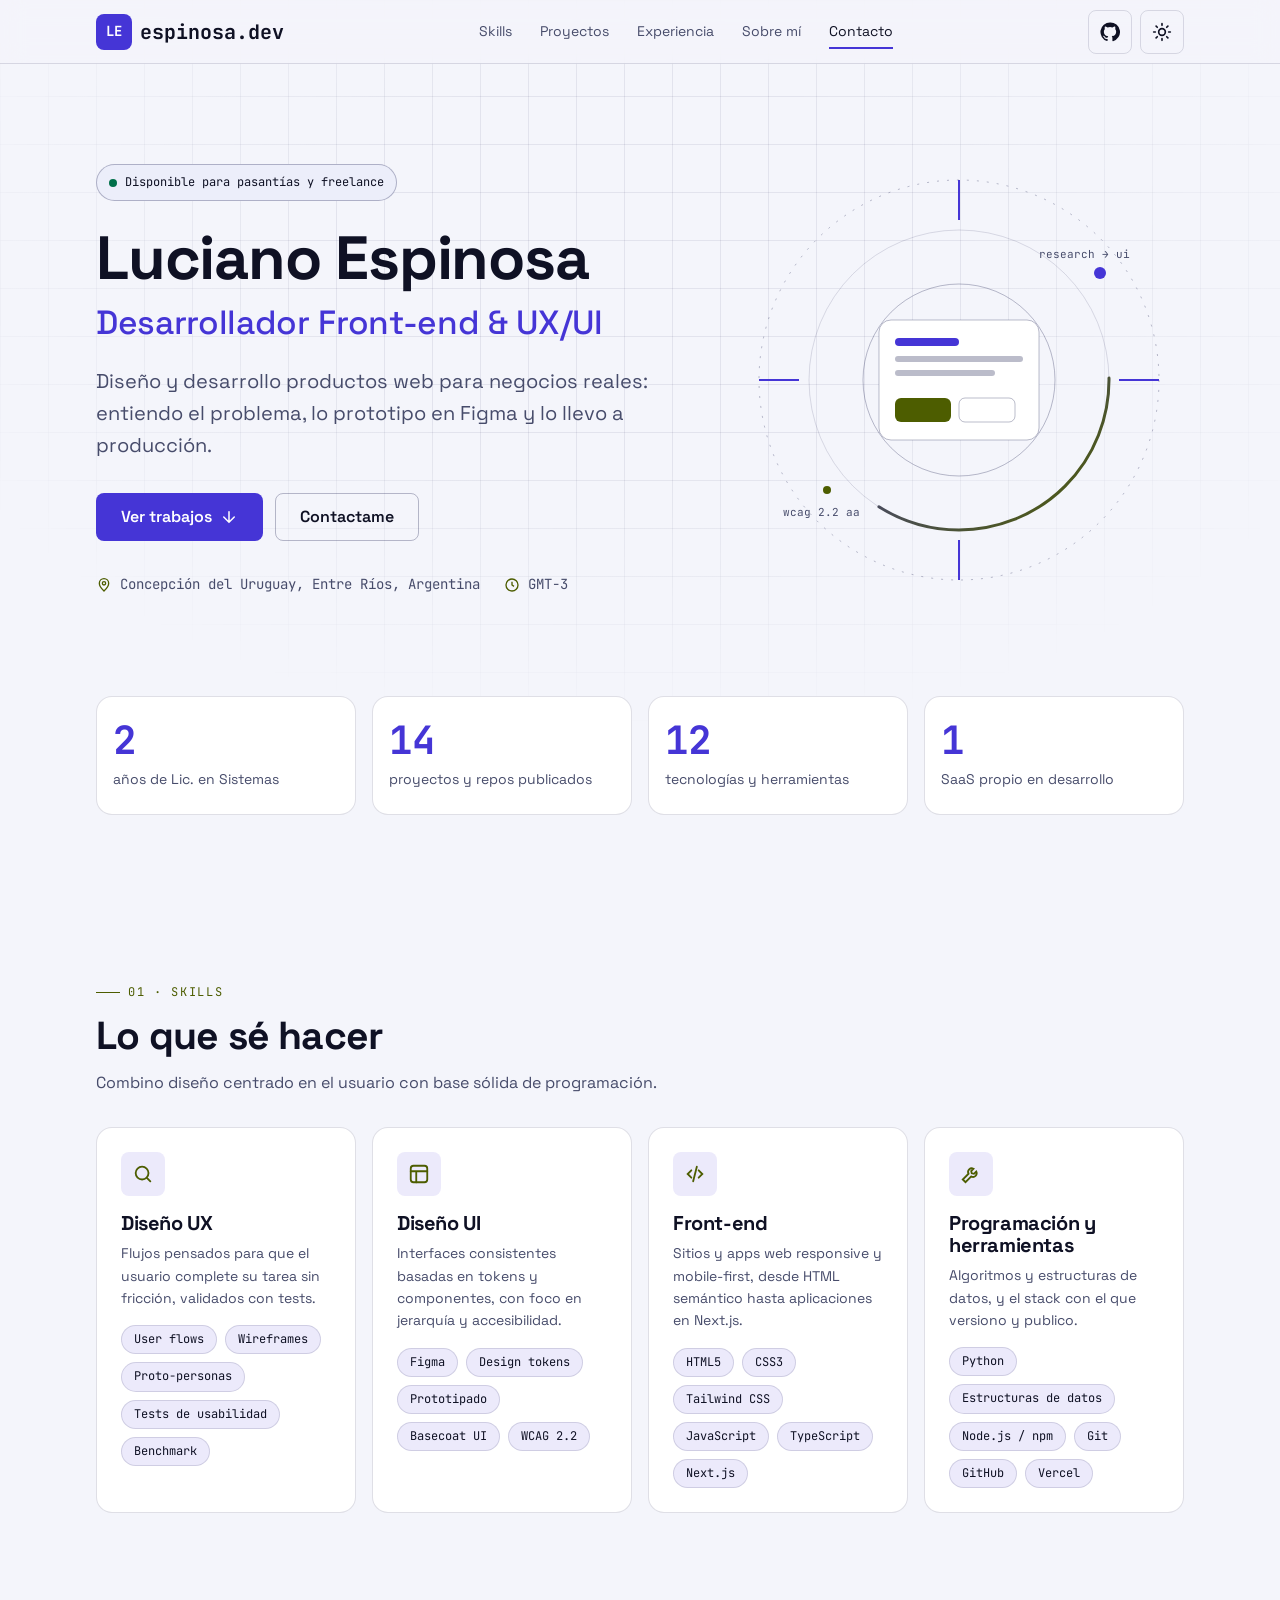
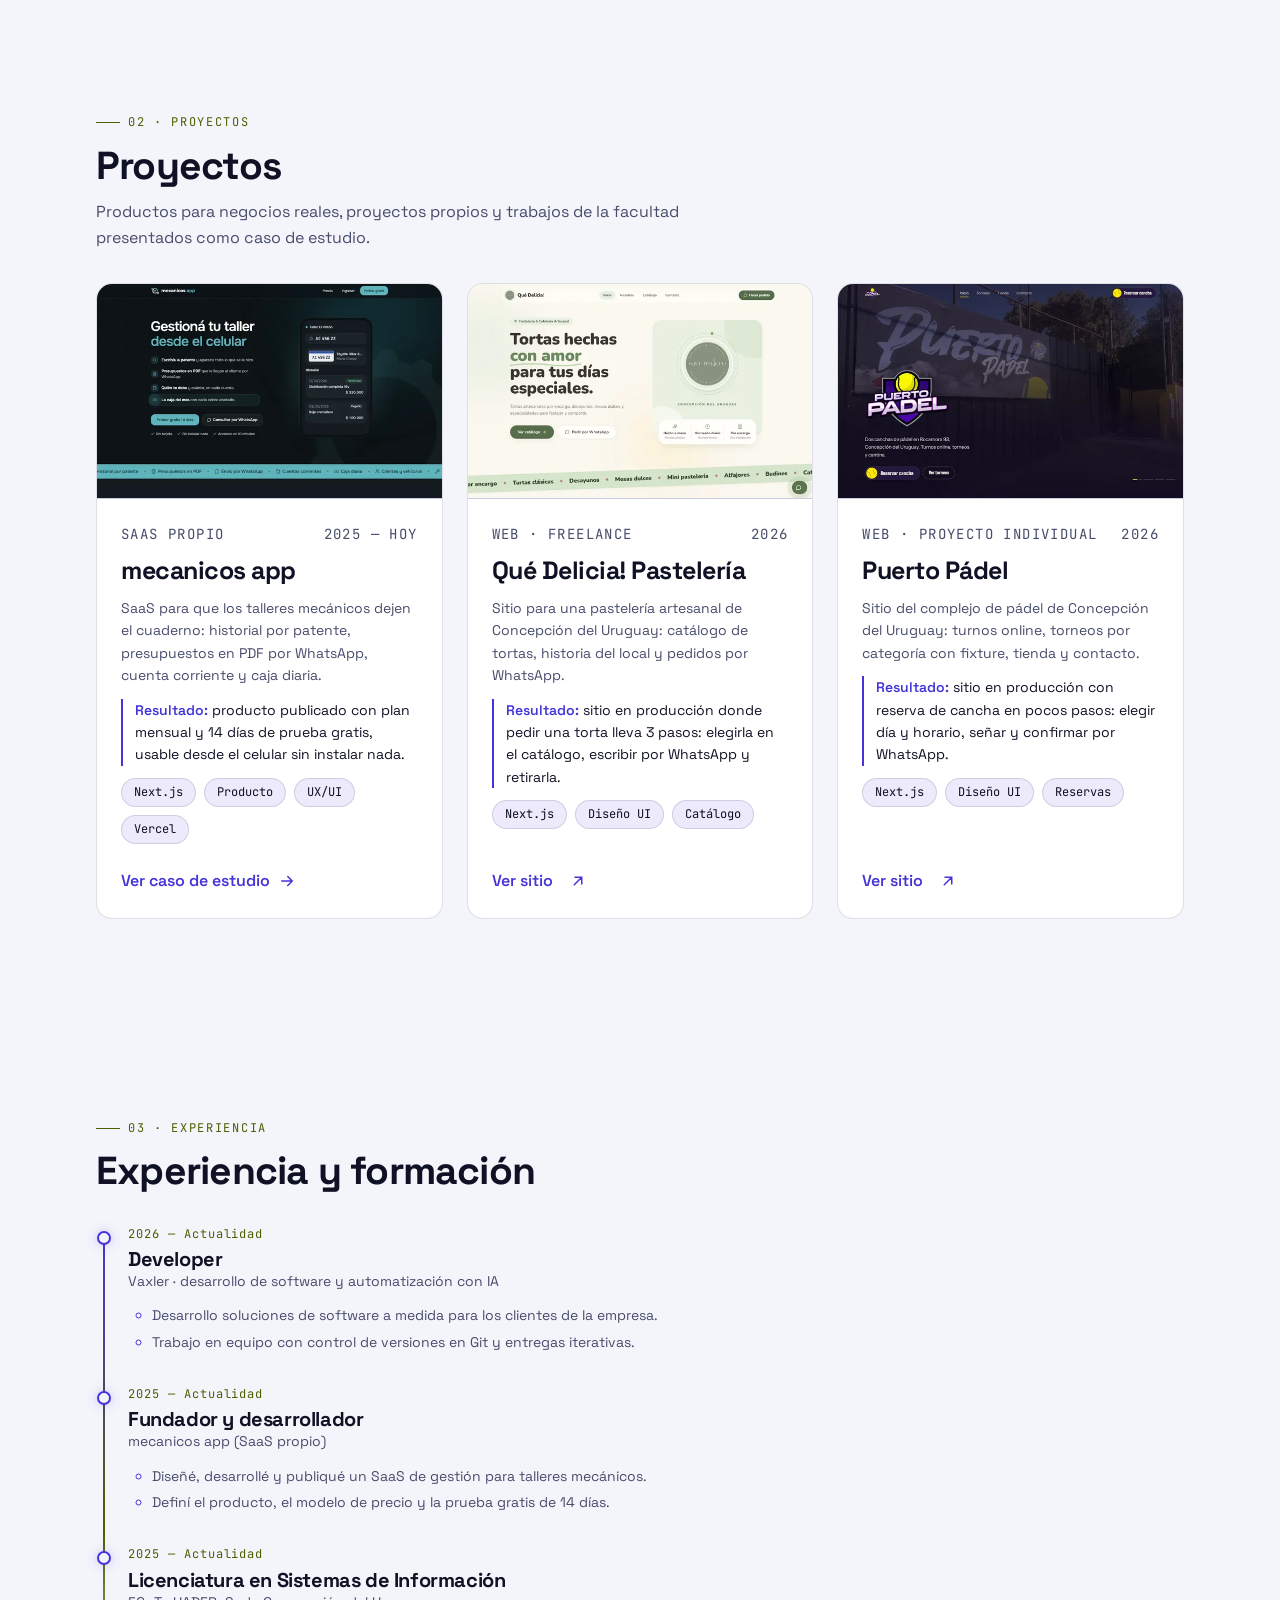
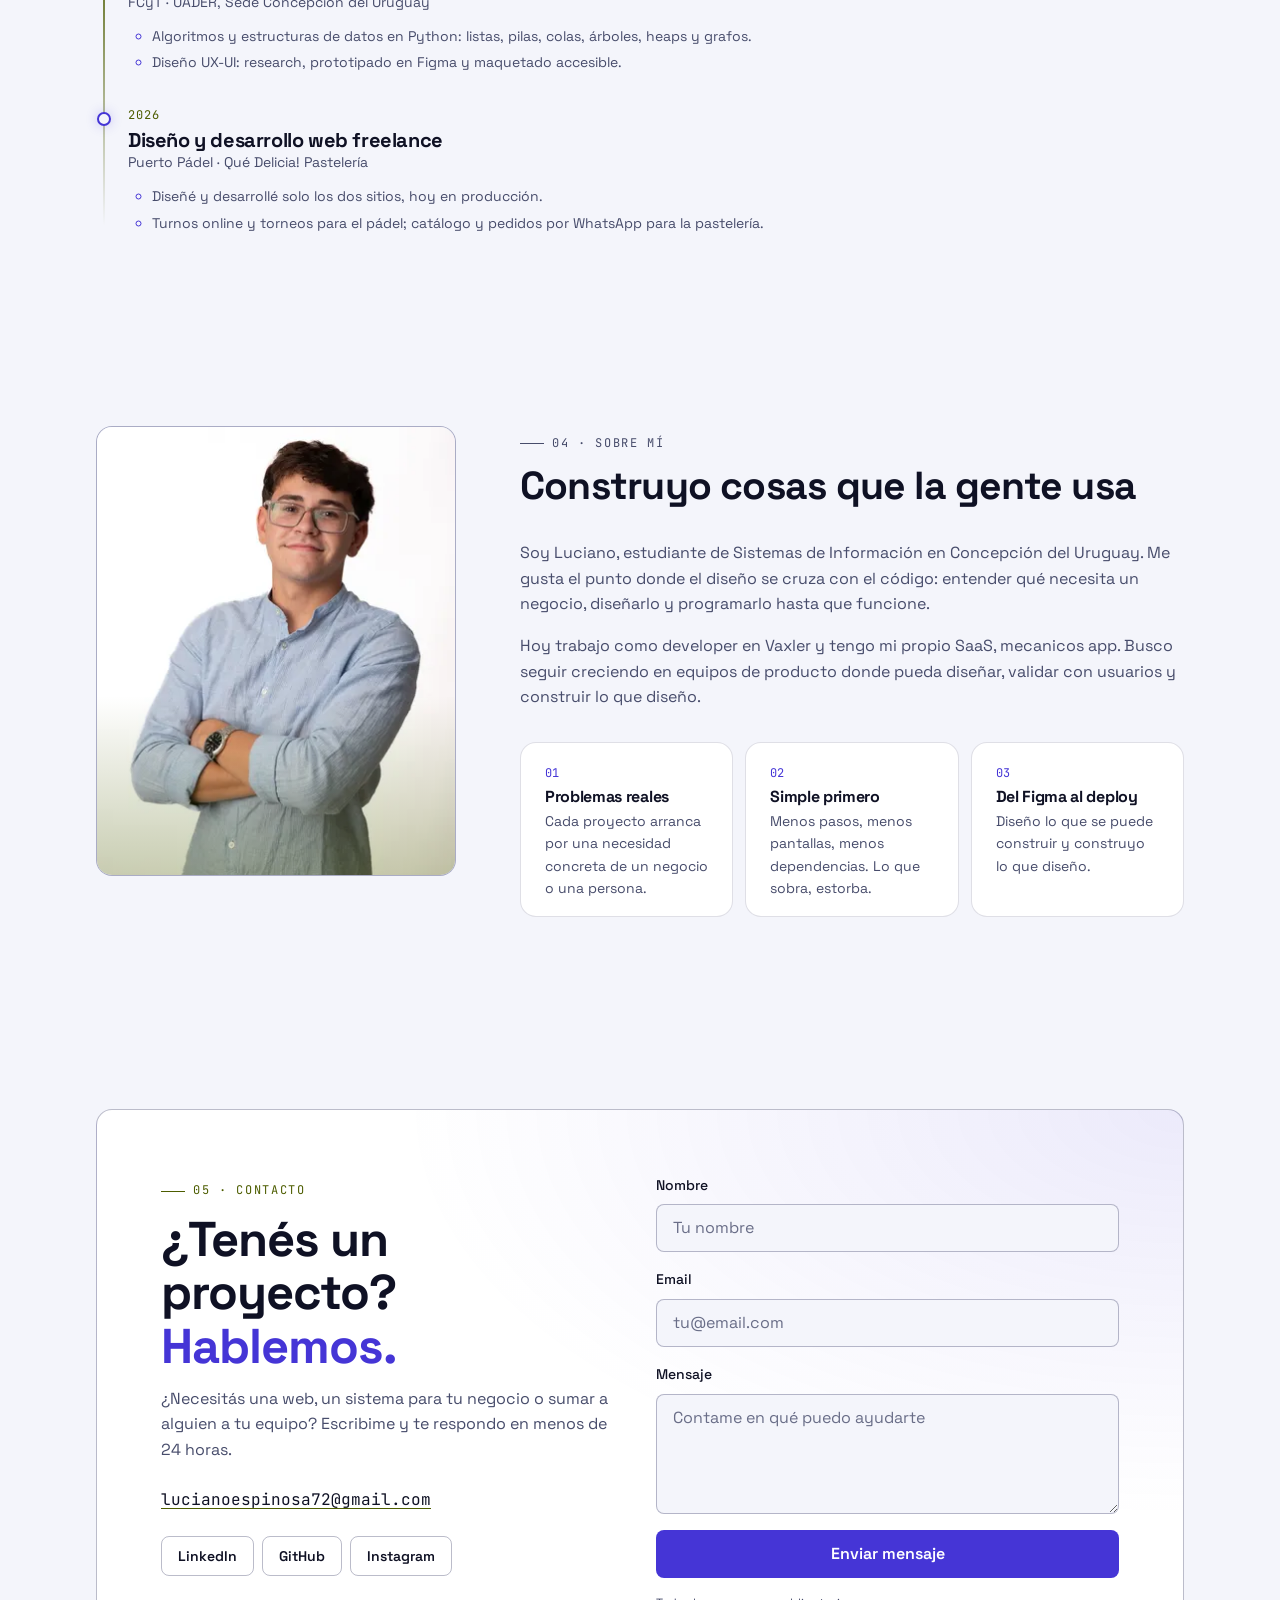
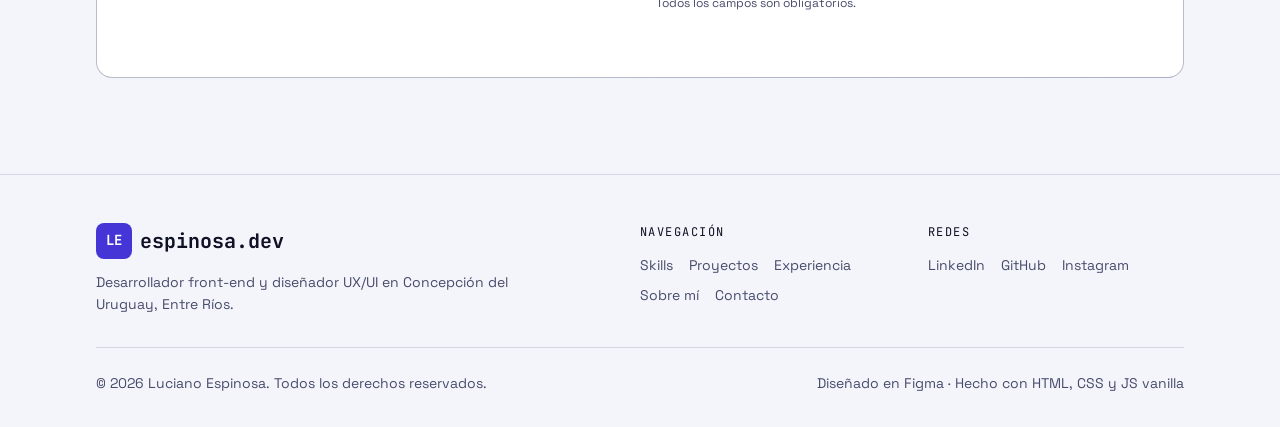
<file: index.html>
<!doctype html>
<html lang="es">
<head>
  <meta charset="utf-8">
  <meta name="viewport" content="width=device-width, initial-scale=1">
  <title>Luciano Espinosa — Desarrollador Front-end y Diseñador UX/UI | Portfolio</title>
  <meta name="description" content="Portfolio de Luciano Espinosa, desarrollador front-end y diseñador UX/UI de Concepción del Uruguay. Proyectos, casos de estudio, experiencia y contacto.">
  <meta name="theme-color" content="#0a0b14" media="(prefers-color-scheme: dark)">
  <meta name="theme-color" content="#f4f5fb" media="(prefers-color-scheme: light)">
  <meta name="author" content="Luciano Espinosa">
  <link rel="canonical" href="https://portfolio-ten-alpha-t6jgrlmz9h.vercel.app/">

  <!-- Open Graph -->
  <meta property="og:type" content="website">
  <meta property="og:locale" content="es_AR">
  <meta property="og:title" content="Luciano Espinosa — Desarrollador Front-end y Diseñador UX/UI">
  <meta property="og:description" content="Diseño y desarrollo productos web para negocios reales, del Figma al deploy. Mirá mis proyectos.">
  <meta property="og:image" content="https://portfolio-ten-alpha-t6jgrlmz9h.vercel.app/img/og-image.png">
  <meta property="og:image:width" content="1200">
  <meta property="og:image:height" content="630">
  <meta property="og:image:alt" content="Portfolio de Luciano Espinosa, diseñador UX/UI">
  <meta property="og:url" content="https://portfolio-ten-alpha-t6jgrlmz9h.vercel.app/">
  <meta name="twitter:card" content="summary_large_image">

  <!-- Favicon -->
  <link rel="icon" href="img/favicon.svg" type="image/svg+xml">
  <link rel="apple-touch-icon" href="img/apple-touch-icon.png">

  <!-- Fuentes: 2 familias, font-display: swap -->
  <link rel="preconnect" href="https://fonts.googleapis.com">
  <link rel="preconnect" href="https://fonts.gstatic.com" crossorigin>
  <link rel="stylesheet" href="https://fonts.googleapis.com/css2?family=JetBrains+Mono:wght@400;700&family=Space+Grotesk:wght@400;500;600;700&display=swap">

  <link rel="stylesheet" href="css/styles.css">

  <!-- Tema antes de pintar (evita parpadeo) -->
  <script>
    (function () {
      var t = null;
      try { t = localStorage.getItem("theme"); } catch (e) {}
      if (!t) t = window.matchMedia("(prefers-color-scheme: light)").matches ? "light" : "dark";
      document.documentElement.setAttribute("data-theme", t);
      document.documentElement.classList.add("js");
    })();
  </script>
  <script src="js/main.js" defer></script>
</head>
<body>
  <a class="skip-link" href="#main">Saltar al contenido</a>

  <!-- 1. HEADER / NAVEGACIÓN -->
  <header class="site-header">
    <div class="container site-header__inner">
      <a class="logo" href="#inicio" aria-label="Luciano Espinosa, ir al inicio">
        <span class="logo__mark" aria-hidden="true">LE</span>
        <span>espinosa<span aria-hidden="true">.dev</span></span>
      </a>

      <nav class="site-nav" id="site-nav" aria-label="Principal">
        <ul class="nav-list" role="list">
          <li><a class="nav-link" href="#skills"><span class="nav-num">01</span>Skills</a></li>
          <li><a class="nav-link" href="#proyectos"><span class="nav-num">02</span>Proyectos</a></li>
          <li><a class="nav-link" href="#experiencia"><span class="nav-num">03</span>Experiencia</a></li>
          <li><a class="nav-link" href="#sobre-mi"><span class="nav-num">04</span>Sobre mí</a></li>
          <li><a class="nav-link" href="#contacto"><span class="nav-num">05</span>Contacto</a></li>
        </ul>
        <a class="btn btn--primary nav-cta" href="#contacto">Hablemos</a>
      </nav>

      <div class="header-actions">
        <a class="icon-btn header-github" href="https://github.com/lucianoespinosa72" target="_blank" rel="noopener noreferrer" aria-label="GitHub (se abre en una pestaña nueva)">
          <svg viewBox="0 0 24 24" fill="currentColor" aria-hidden="true"><path d="M12 .5a11.5 11.5 0 0 0-3.64 22.4c.58.1.79-.25.79-.56v-2c-3.2.7-3.88-1.37-3.88-1.37-.53-1.33-1.3-1.69-1.3-1.69-1.05-.72.08-.7.08-.7 1.16.08 1.77 1.19 1.77 1.19 1.03 1.77 2.7 1.26 3.36.96.1-.75.4-1.26.73-1.55-2.56-.29-5.25-1.28-5.25-5.68 0-1.26.45-2.28 1.19-3.09-.12-.29-.52-1.46.11-3.05 0 0 .97-.31 3.17 1.18a11 11 0 0 1 5.77 0c2.2-1.49 3.17-1.18 3.17-1.18.63 1.59.23 2.76.11 3.05.74.81 1.19 1.83 1.19 3.09 0 4.41-2.7 5.38-5.27 5.67.41.36.78 1.06.78 2.14v3.17c0 .31.21.67.8.56A11.5 11.5 0 0 0 12 .5Z"/></svg>
        </a>
        <button class="icon-btn theme-toggle" type="button" aria-label="Cambiar a modo claro" data-theme-toggle>
          <svg class="icon-sun" viewBox="0 0 24 24" fill="none" stroke="currentColor" stroke-width="2" stroke-linecap="round" aria-hidden="true"><circle cx="12" cy="12" r="4"/><path d="M12 2v2M12 20v2M4.93 4.93l1.41 1.41M17.66 17.66l1.41 1.41M2 12h2M20 12h2M4.93 19.07l1.41-1.41M17.66 6.34l1.41-1.41"/></svg>
        </button>
        <button class="icon-btn nav-toggle" type="button" aria-expanded="false" aria-controls="site-nav" aria-label="Abrir menú">
          <svg class="icon-open" viewBox="0 0 24 24" fill="none" stroke="currentColor" stroke-width="2" stroke-linecap="round" aria-hidden="true"><path d="M4 7h16M4 12h16M4 17h10"/></svg>
          <svg class="icon-close" viewBox="0 0 24 24" fill="none" stroke="currentColor" stroke-width="2" stroke-linecap="round" aria-hidden="true"><path d="M6 6l12 12M18 6 6 18"/></svg>
        </button>
      </div>
    </div>
  </header>

  <main id="main" tabindex="-1">

    <!-- 2. HERO -->
    <section class="hero" id="inicio" aria-labelledby="hero-title">
      <div class="grid-bg" aria-hidden="true"></div>
      <div class="container hero__inner">
        <div>
          <p class="badge"><span class="badge__dot" aria-hidden="true"></span>Disponible para pasantías y freelance</p>
          <h1 class="hero__title" id="hero-title">
            Luciano Espinosa
            <span class="accent">Desarrollador Front-end &amp; UX/UI</span>
          </h1>
          <p class="hero__lead">Diseño y desarrollo productos web para negocios reales: entiendo el problema, lo prototipo en Figma y lo llevo a producción.</p>
          <div class="hero__ctas">
            <a class="btn btn--primary" href="#proyectos">
              Ver trabajos
              <svg viewBox="0 0 24 24" fill="none" stroke="currentColor" stroke-width="2" stroke-linecap="round" aria-hidden="true"><path d="M12 5v14M5 12l7 7 7-7"/></svg>
            </a>
            <a class="btn btn--ghost" href="#contacto">Contactame</a>
          </div>
          <p class="hero__meta">
            <span>
              <svg viewBox="0 0 24 24" fill="none" stroke="currentColor" stroke-width="2" aria-hidden="true"><path d="M12 21s-7-6.2-7-11.5a7 7 0 0 1 14 0C19 14.8 12 21 12 21Z"/><circle cx="12" cy="9.5" r="2.5"/></svg>
              Concepción del Uruguay, Entre Ríos, Argentina
            </span>
            <span>
              <svg viewBox="0 0 24 24" fill="none" stroke="currentColor" stroke-width="2" aria-hidden="true"><circle cx="12" cy="12" r="9"/><path d="M12 7v5l3 2"/></svg>
              GMT-3
            </span>
          </p>
        </div>

        <!-- Visual decorativo tipo HUD -->
        <div class="hero__visual" aria-hidden="true">
          <svg viewBox="0 0 440 440" width="440" height="440" fill="none">
            <defs>
              <linearGradient id="hg" x1="0" y1="0" x2="1" y2="1">
                <stop offset="0" stop-color="var(--primary)"/>
                <stop offset="1" stop-color="var(--secondary)"/>
              </linearGradient>
            </defs>
            <circle cx="220" cy="220" r="200" stroke="var(--border-strong)" stroke-dasharray="2 8"/>
            <circle cx="220" cy="220" r="150" stroke="var(--border)"/>
            <circle cx="220" cy="220" r="150" stroke="url(#hg)" stroke-width="3" stroke-dasharray="320 620" stroke-linecap="round"/>
            <circle cx="220" cy="220" r="96" stroke="var(--border-strong)"/>
            <rect x="140" y="160" width="160" height="120" rx="12" fill="var(--surface)" stroke="var(--border-strong)"/>
            <rect x="156" y="178" width="64" height="8" rx="4" fill="var(--primary)"/>
            <rect x="156" y="196" width="128" height="6" rx="3" fill="var(--border-strong)"/>
            <rect x="156" y="210" width="100" height="6" rx="3" fill="var(--border-strong)"/>
            <rect x="156" y="238" width="56" height="24" rx="6" fill="var(--secondary)"/>
            <rect x="220" y="238" width="56" height="24" rx="6" stroke="var(--border-strong)"/>
            <path d="M20 220h40M380 220h40M220 20v40M220 380v40" stroke="var(--primary)" stroke-width="2"/>
            <circle cx="361" cy="113" r="6" fill="var(--primary)"/>
            <circle cx="88" cy="330" r="4" fill="var(--secondary)"/>
            <text x="300" y="98" fill="var(--text-muted)" font-family="JetBrains Mono, monospace" font-size="11">research → ui</text>
            <text x="44" y="356" fill="var(--text-muted)" font-family="JetBrains Mono, monospace" font-size="11">wcag 2.2 aa</text>
          </svg>
        </div>
      </div>
    </section>

    <!-- 3. MÉTRICAS / HIGHLIGHTS -->
    <section class="metrics" aria-label="Logros destacados">
      <div class="container">
        <ul class="metrics__grid" role="list">
          <li class="card metric reveal"><span class="metric__value">2</span><span class="metric__label">años de Lic. en Sistemas</span></li>
          <li class="card metric reveal"><span class="metric__value">14</span><span class="metric__label">proyectos y repos publicados</span></li>
          <li class="card metric reveal"><span class="metric__value">12</span><span class="metric__label">tecnologías y herramientas</span></li>
          <li class="card metric reveal"><span class="metric__value">1</span><span class="metric__label">SaaS propio en desarrollo</span></li>
        </ul>
      </div>
    </section>

    <!-- 4. SKILLS -->
    <section class="section" id="skills" aria-labelledby="skills-title">
      <div class="container">
        <header class="section__head">
          <p class="eyebrow">01 · Skills</p>
          <h2 class="section__title" id="skills-title">Lo que sé hacer</h2>
          <p class="section__lead">Combino diseño centrado en el usuario con base sólida de programación.</p>
        </header>
        <div class="skills__grid">
          <article class="card skill-card reveal">
            <div class="skill-card__icon" aria-hidden="true">
              <svg viewBox="0 0 24 24" fill="none" stroke="currentColor" stroke-width="2" stroke-linecap="round"><circle cx="11" cy="11" r="7"/><path d="m20 20-3.5-3.5"/></svg>
            </div>
            <h3>Diseño UX</h3>
            <p>Flujos pensados para que el usuario complete su tarea sin fricción, validados con tests.</p>
            <ul class="tags" role="list">
              <li class="tag">User flows</li><li class="tag">Wireframes</li><li class="tag">Proto-personas</li><li class="tag">Tests de usabilidad</li><li class="tag">Benchmark</li>
            </ul>
          </article>
          <article class="card skill-card reveal">
            <div class="skill-card__icon" aria-hidden="true">
              <svg viewBox="0 0 24 24" fill="none" stroke="currentColor" stroke-width="2" stroke-linecap="round"><rect x="3" y="3" width="18" height="18" rx="3"/><path d="M3 9h18M9 21V9"/></svg>
            </div>
            <h3>Diseño UI</h3>
            <p>Interfaces consistentes basadas en tokens y componentes, con foco en jerarquía y accesibilidad.</p>
            <ul class="tags" role="list">
              <li class="tag">Figma</li><li class="tag">Design tokens</li><li class="tag">Prototipado</li><li class="tag">Basecoat UI</li><li class="tag">WCAG 2.2</li>
            </ul>
          </article>
          <article class="card skill-card reveal">
            <div class="skill-card__icon" aria-hidden="true">
              <svg viewBox="0 0 24 24" fill="none" stroke="currentColor" stroke-width="2" stroke-linecap="round"><path d="m8 8-4 4 4 4M16 8l4 4-4 4M14 4l-4 16"/></svg>
            </div>
            <h3>Front-end</h3>
            <p>Sitios y apps web responsive y mobile-first, desde HTML semántico hasta aplicaciones en Next.js.</p>
            <ul class="tags" role="list">
              <li class="tag">HTML5</li><li class="tag">CSS3</li><li class="tag">Tailwind CSS</li><li class="tag">JavaScript</li><li class="tag">TypeScript</li><li class="tag">Next.js</li>
            </ul>
          </article>
          <article class="card skill-card reveal">
            <div class="skill-card__icon" aria-hidden="true">
              <svg viewBox="0 0 24 24" fill="none" stroke="currentColor" stroke-width="2" stroke-linecap="round"><path d="M14.7 6.3a4 4 0 0 0-5.4 5.4L3 18l3 3 6.3-6.3a4 4 0 0 0 5.4-5.4l-2.5 2.5-2.4-.6-.6-2.4Z"/></svg>
            </div>
            <h3>Programación y herramientas</h3>
            <p>Algoritmos y estructuras de datos, y el stack con el que versiono y publico.</p>
            <ul class="tags" role="list">
              <li class="tag">Python</li><li class="tag">Estructuras de datos</li><li class="tag">Node.js / npm</li><li class="tag">Git</li><li class="tag">GitHub</li><li class="tag">Vercel</li>
            </ul>
          </article>
        </div>
      </div>
    </section>

    <!-- 5. PROYECTOS -->
    <section class="section" id="proyectos" aria-labelledby="projects-title">
      <div class="container">
        <header class="section__head">
          <p class="eyebrow">02 · Proyectos</p>
          <h2 class="section__title" id="projects-title">Proyectos</h2>
          <p class="section__lead">Productos para negocios reales, proyectos propios y trabajos de la facultad presentados como caso de estudio.</p>
        </header>
        <div class="projects__grid">
          <article class="card project-card reveal">
            <div class="project-card__media">
              <img src="img/proyecto-mecanicos.webp" width="640" height="400" loading="lazy" alt="Inicio de mecanicos app: titular Gestioná tu taller desde el celular y un celular con la búsqueda por patente y el historial del auto">
            </div>
            <div class="project-card__body">
              <p class="project-card__meta"><span>SaaS propio</span><span>2025 — hoy</span></p>
              <h3>mecanicos app</h3>
              <p>SaaS para que los talleres mecánicos dejen el cuaderno: historial por patente, presupuestos en PDF por WhatsApp, cuenta corriente y caja diaria.</p>
              <p class="project-card__result"><strong>Resultado:</strong> producto publicado con plan mensual y 14 días de prueba gratis, usable desde el celular sin instalar nada.</p>
              <ul class="tags" role="list"><li class="tag">Next.js</li><li class="tag">Producto</li><li class="tag">UX/UI</li><li class="tag">Vercel</li></ul>
              <a class="project-card__link" href="caso-estudio.html">
                Ver caso de estudio
                <svg viewBox="0 0 24 24" fill="none" stroke="currentColor" stroke-width="2" stroke-linecap="round" aria-hidden="true"><path d="M5 12h14M13 6l6 6-6 6"/></svg>
              </a>
            </div>
          </article>

          <article class="card project-card reveal">
            <div class="project-card__media">
              <img src="img/proyecto-delicia.webp" width="640" height="400" loading="lazy" alt="Inicio del sitio de Qué Delicia!: titular Tortas hechas con amor para tus días especiales, botones Ver catálogo y Pedir por WhatsApp, y el logo de la pastelería">
            </div>
            <div class="project-card__body">
              <p class="project-card__meta"><span>Web · Freelance</span><span>2026</span></p>
              <h3>Qué Delicia! Pastelería</h3>
              <p>Sitio para una pastelería artesanal de Concepción del Uruguay: catálogo de tortas, historia del local y pedidos por WhatsApp.</p>
              <p class="project-card__result"><strong>Resultado:</strong> sitio en producción donde pedir una torta lleva 3 pasos: elegirla en el catálogo, escribir por WhatsApp y retirarla.</p>
              <ul class="tags" role="list"><li class="tag">Next.js</li><li class="tag">Diseño UI</li><li class="tag">Catálogo</li></ul>
              <a class="project-card__link" href="https://quedeliciapasteleria.com/" target="_blank" rel="noopener noreferrer">
                Ver sitio<span class="visually-hidden"> (se abre en una pestaña nueva)</span>
                <svg viewBox="0 0 24 24" fill="none" stroke="currentColor" stroke-width="2" stroke-linecap="round" aria-hidden="true"><path d="M7 17 17 7M8 7h9v9"/></svg>
              </a>
            </div>
          </article>

          <article class="card project-card reveal">
            <div class="project-card__media">
              <img src="img/proyecto-padel.webp" width="640" height="400" loading="lazy" alt="Inicio del sitio de Puerto Pádel: logo del complejo sobre una foto de las canchas y los botones Reservar cancha y Ver torneos">
            </div>
            <div class="project-card__body">
              <p class="project-card__meta"><span>Web · Proyecto individual</span><span>2026</span></p>
              <h3>Puerto Pádel</h3>
              <p>Sitio del complejo de pádel de Concepción del Uruguay: turnos online, torneos por categoría con fixture, tienda y contacto.</p>
              <p class="project-card__result"><strong>Resultado:</strong> sitio en producción con reserva de cancha en pocos pasos: elegir día y horario, señar y confirmar por WhatsApp.</p>
              <ul class="tags" role="list"><li class="tag">Next.js</li><li class="tag">Diseño UI</li><li class="tag">Reservas</li></ul>
              <a class="project-card__link" href="https://www.puertopadel.com/" target="_blank" rel="noopener noreferrer">
                Ver sitio<span class="visually-hidden"> (se abre en una pestaña nueva)</span>
                <svg viewBox="0 0 24 24" fill="none" stroke="currentColor" stroke-width="2" stroke-linecap="round" aria-hidden="true"><path d="M7 17 17 7M8 7h9v9"/></svg>
              </a>
            </div>
          </article>
        </div>
      </div>
    </section>

    <!-- 6. EXPERIENCIA / FORMACIÓN -->
    <section class="section" id="experiencia" aria-labelledby="exp-title">
      <div class="container">
        <header class="section__head">
          <p class="eyebrow">03 · Experiencia</p>
          <h2 class="section__title" id="exp-title">Experiencia y formación</h2>
        </header>
        <ol class="timeline" role="list">
          <li class="timeline__item reveal">
            <p class="timeline__period">2026 — Actualidad</p>
            <h3>Developer</h3>
            <p class="timeline__org">Vaxler · desarrollo de software y automatización con IA</p>
            <ul>
              <li>Desarrollo soluciones de software a medida para los clientes de la empresa.</li>
              <li>Trabajo en equipo con control de versiones en Git y entregas iterativas.</li>
            </ul>
          </li>
          <li class="timeline__item reveal">
            <p class="timeline__period">2025 — Actualidad</p>
            <h3>Fundador y desarrollador</h3>
            <p class="timeline__org">mecanicos app (SaaS propio)</p>
            <ul>
              <li>Diseñé, desarrollé y publiqué un SaaS de gestión para talleres mecánicos.</li>
              <li>Definí el producto, el modelo de precio y la prueba gratis de 14 días.</li>
            </ul>
          </li>
          <li class="timeline__item reveal">
            <p class="timeline__period">2025 — Actualidad</p>
            <h3>Licenciatura en Sistemas de Información</h3>
            <p class="timeline__org">FCyT · UADER, Sede Concepción del Uruguay</p>
            <ul>
              <li>Algoritmos y estructuras de datos en Python: listas, pilas, colas, árboles, heaps y grafos.</li>
              <li>Diseño UX-UI: research, prototipado en Figma y maquetado accesible.</li>
            </ul>
          </li>
          <li class="timeline__item reveal">
            <p class="timeline__period">2026</p>
            <h3>Diseño y desarrollo web freelance</h3>
            <p class="timeline__org">Puerto Pádel · Qué Delicia! Pastelería</p>
            <ul>
              <li>Diseñé y desarrollé solo los dos sitios, hoy en producción.</li>
              <li>Turnos online y torneos para el pádel; catálogo y pedidos por WhatsApp para la pastelería.</li>
            </ul>
          </li>
        </ol>
      </div>
    </section>

    <!-- 7. SOBRE MÍ -->
    <section class="section" id="sobre-mi" aria-labelledby="about-title">
      <div class="container about__grid">
        <figure class="about__portrait reveal">
          <img src="img/luciano-360.webp" srcset="img/luciano-360.webp 360w, img/luciano-720.webp 720w" sizes="(min-width: 1280px) 360px, (min-width: 768px) 280px, 320px" width="360" height="450" loading="lazy" alt="Luciano Espinosa sonriendo, con anteojos y camisa celeste, de brazos cruzados">
        </figure>
        <div class="about__text">
          <header class="section__head">
            <p class="eyebrow">04 · Sobre mí</p>
            <h2 class="section__title" id="about-title">Construyo cosas que la gente usa</h2>
          </header>
          <p>Soy Luciano, estudiante de Sistemas de Información en Concepción del Uruguay. Me gusta el punto donde el diseño se cruza con el código: entender qué necesita un negocio, diseñarlo y programarlo hasta que funcione.</p>
          <p>Hoy trabajo como developer en Vaxler y tengo mi propio SaaS, mecanicos app. Busco seguir creciendo en equipos de producto donde pueda diseñar, validar con usuarios y construir lo que diseño.</p>
          <ul class="principles" role="list">
            <li class="card principle reveal">
              <span class="principle__num">01</span>
              <h3>Problemas reales</h3>
              <p>Cada proyecto arranca por una necesidad concreta de un negocio o una persona.</p>
            </li>
            <li class="card principle reveal">
              <span class="principle__num">02</span>
              <h3>Simple primero</h3>
              <p>Menos pasos, menos pantallas, menos dependencias. Lo que sobra, estorba.</p>
            </li>
            <li class="card principle reveal">
              <span class="principle__num">03</span>
              <h3>Del Figma al deploy</h3>
              <p>Diseño lo que se puede construir y construyo lo que diseño.</p>
            </li>
          </ul>
        </div>
      </div>
    </section>

    <!-- 8. CONTACTO -->
    <section class="section" id="contacto" aria-labelledby="contact-title">
      <div class="container">
        <div class="contact__box reveal">
          <div>
            <p class="eyebrow">05 · Contacto</p>
            <h2 class="contact__title" id="contact-title">¿Tenés un proyecto? <span>Hablemos.</span></h2>
            <p class="section__lead">¿Necesitás una web, un sistema para tu negocio o sumar a alguien a tu equipo? Escribime y te respondo en menos de 24 horas.</p>
            <a class="contact__mail" href="mailto:lucianoespinosa72@gmail.com">lucianoespinosa72@gmail.com</a>
            <ul class="socials" role="list">
              <li><a class="btn btn--ghost btn--sm" href="https://www.linkedin.com/in/luciano-espinosa-1b3a7043b/" target="_blank" rel="noopener noreferrer">LinkedIn<span class="visually-hidden"> (se abre en una pestaña nueva)</span></a></li>
              <li><a class="btn btn--ghost btn--sm" href="https://github.com/lucianoespinosa72" target="_blank" rel="noopener noreferrer">GitHub<span class="visually-hidden"> (se abre en una pestaña nueva)</span></a></li>
              <li><a class="btn btn--ghost btn--sm" href="https://www.instagram.com/luchooespinosa/" target="_blank" rel="noopener noreferrer">Instagram<span class="visually-hidden"> (se abre en una pestaña nueva)</span></a></li>
            </ul>
          </div>

          <form class="form" name="contacto" action="#contacto" data-demo-form novalidate>
            <div class="field">
              <label for="nombre">Nombre</label>
              <input class="input" id="nombre" name="nombre" type="text" autocomplete="name" required placeholder="Tu nombre">
            </div>
            <div class="field">
              <label for="email">Email</label>
              <input class="input" id="email" name="email" type="email" autocomplete="email" required placeholder="tu@email.com">
            </div>
            <div class="field">
              <label for="mensaje">Mensaje</label>
              <textarea class="input" id="mensaje" name="mensaje" required placeholder="Contame en qué puedo ayudarte"></textarea>
            </div>
            <button class="btn btn--primary" type="submit">Enviar mensaje</button>
            <p class="form__hint">Todos los campos son obligatorios.</p>
            <p class="form__status" role="status" aria-live="polite" data-form-status></p>
          </form>
        </div>
      </div>
    </section>
  </main>

  <!-- 9. FOOTER -->
  <footer class="site-footer">
    <div class="container">
      <div class="footer__grid">
        <div>
          <a class="logo" href="#inicio"><span class="logo__mark" aria-hidden="true">LE</span><span>espinosa.dev</span></a>
          <p style="margin-top: var(--space-3); max-width: 28rem;">Desarrollador front-end y diseñador UX/UI en Concepción del Uruguay, Entre Ríos.</p>
        </div>
        <nav class="footer__nav" aria-label="Pie de página">
          <p class="footer__heading">Navegación</p>
          <ul role="list">
            <li><a href="#skills">Skills</a></li>
            <li><a href="#proyectos">Proyectos</a></li>
            <li><a href="#experiencia">Experiencia</a></li>
            <li><a href="#sobre-mi">Sobre mí</a></li>
            <li><a href="#contacto">Contacto</a></li>
          </ul>
        </nav>
        <div class="footer__social">
          <p class="footer__heading">Redes</p>
          <ul role="list">
            <li><a href="https://www.linkedin.com/in/luciano-espinosa-1b3a7043b/" target="_blank" rel="noopener noreferrer">LinkedIn</a></li>
            <li><a href="https://github.com/lucianoespinosa72" target="_blank" rel="noopener noreferrer">GitHub</a></li>
            <li><a href="https://www.instagram.com/luchooespinosa/" target="_blank" rel="noopener noreferrer">Instagram</a></li>
          </ul>
        </div>
      </div>
      <div class="footer__bottom">
        <p>© <span data-year>2026</span> Luciano Espinosa. Todos los derechos reservados.</p>
        <p>Diseñado en Figma · Hecho con HTML, CSS y JS vanilla</p>
      </div>
    </div>
  </footer>
</body>
</html>
</file>
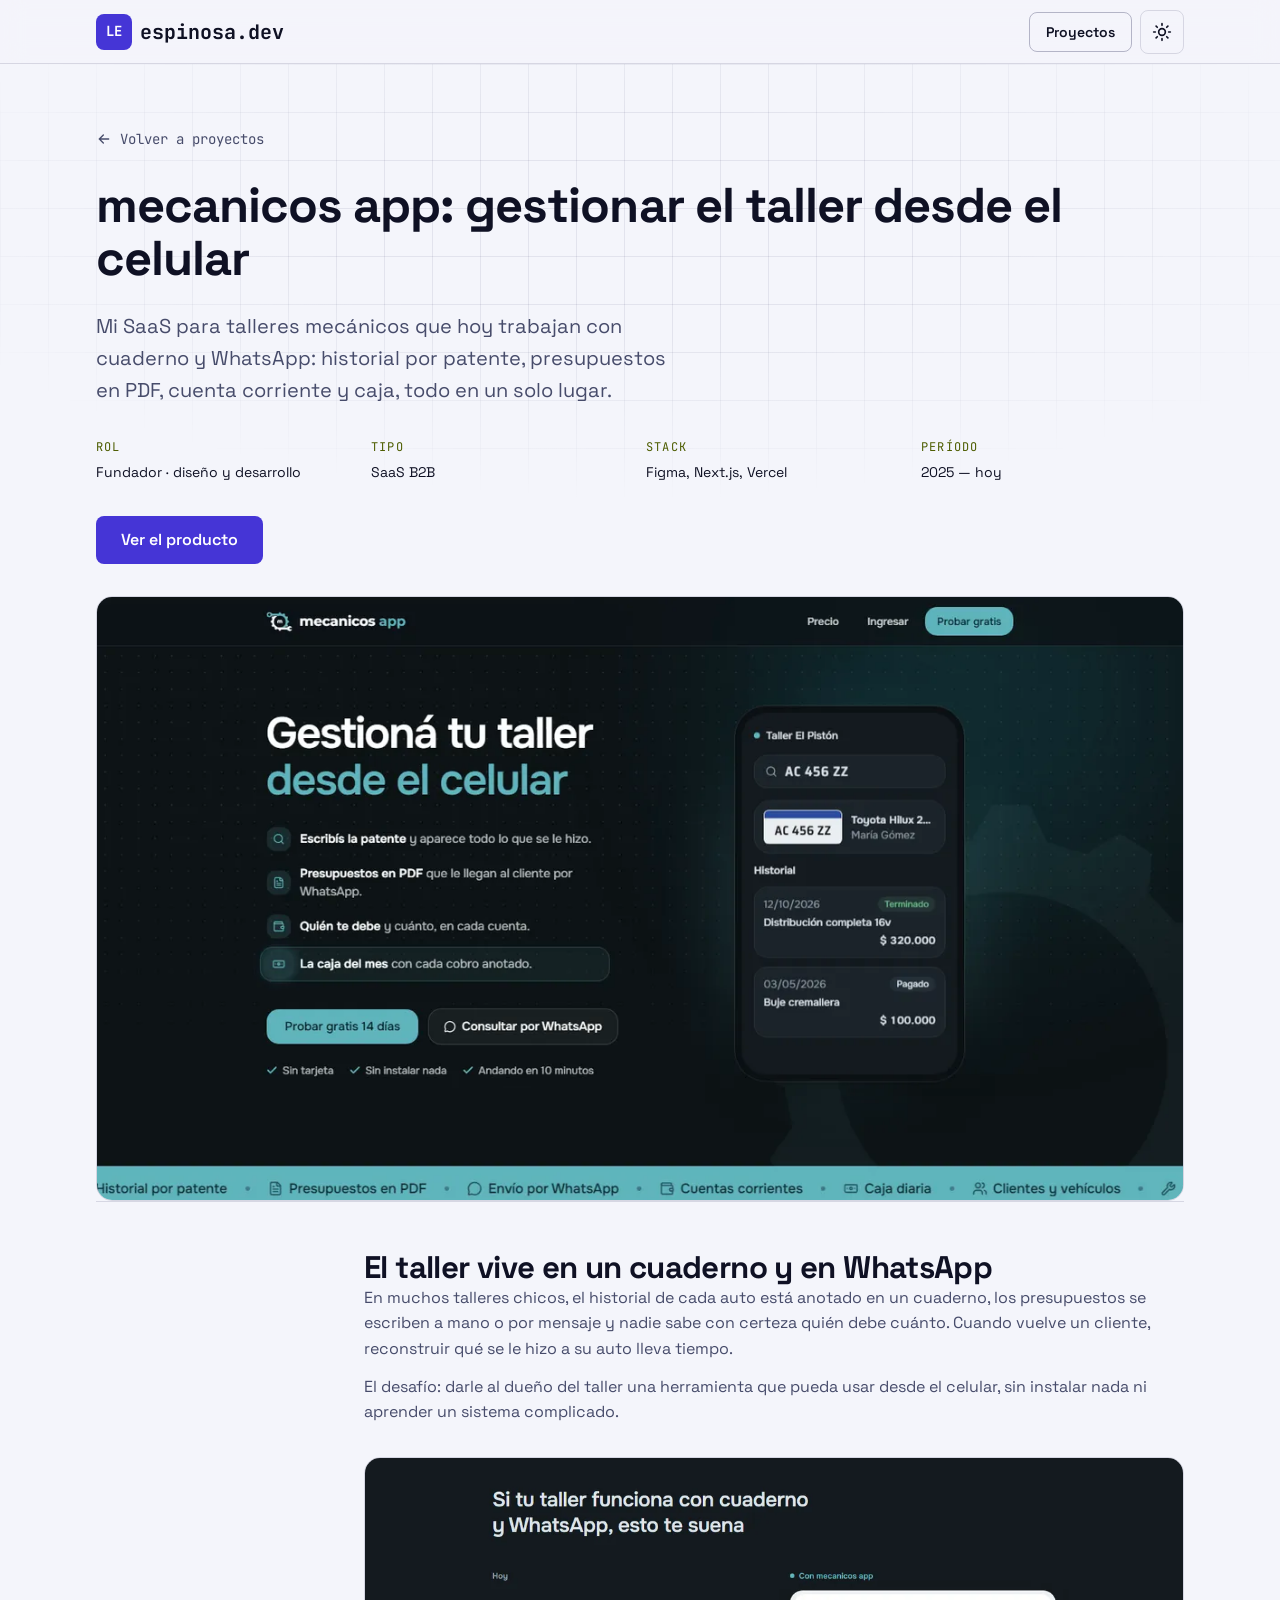
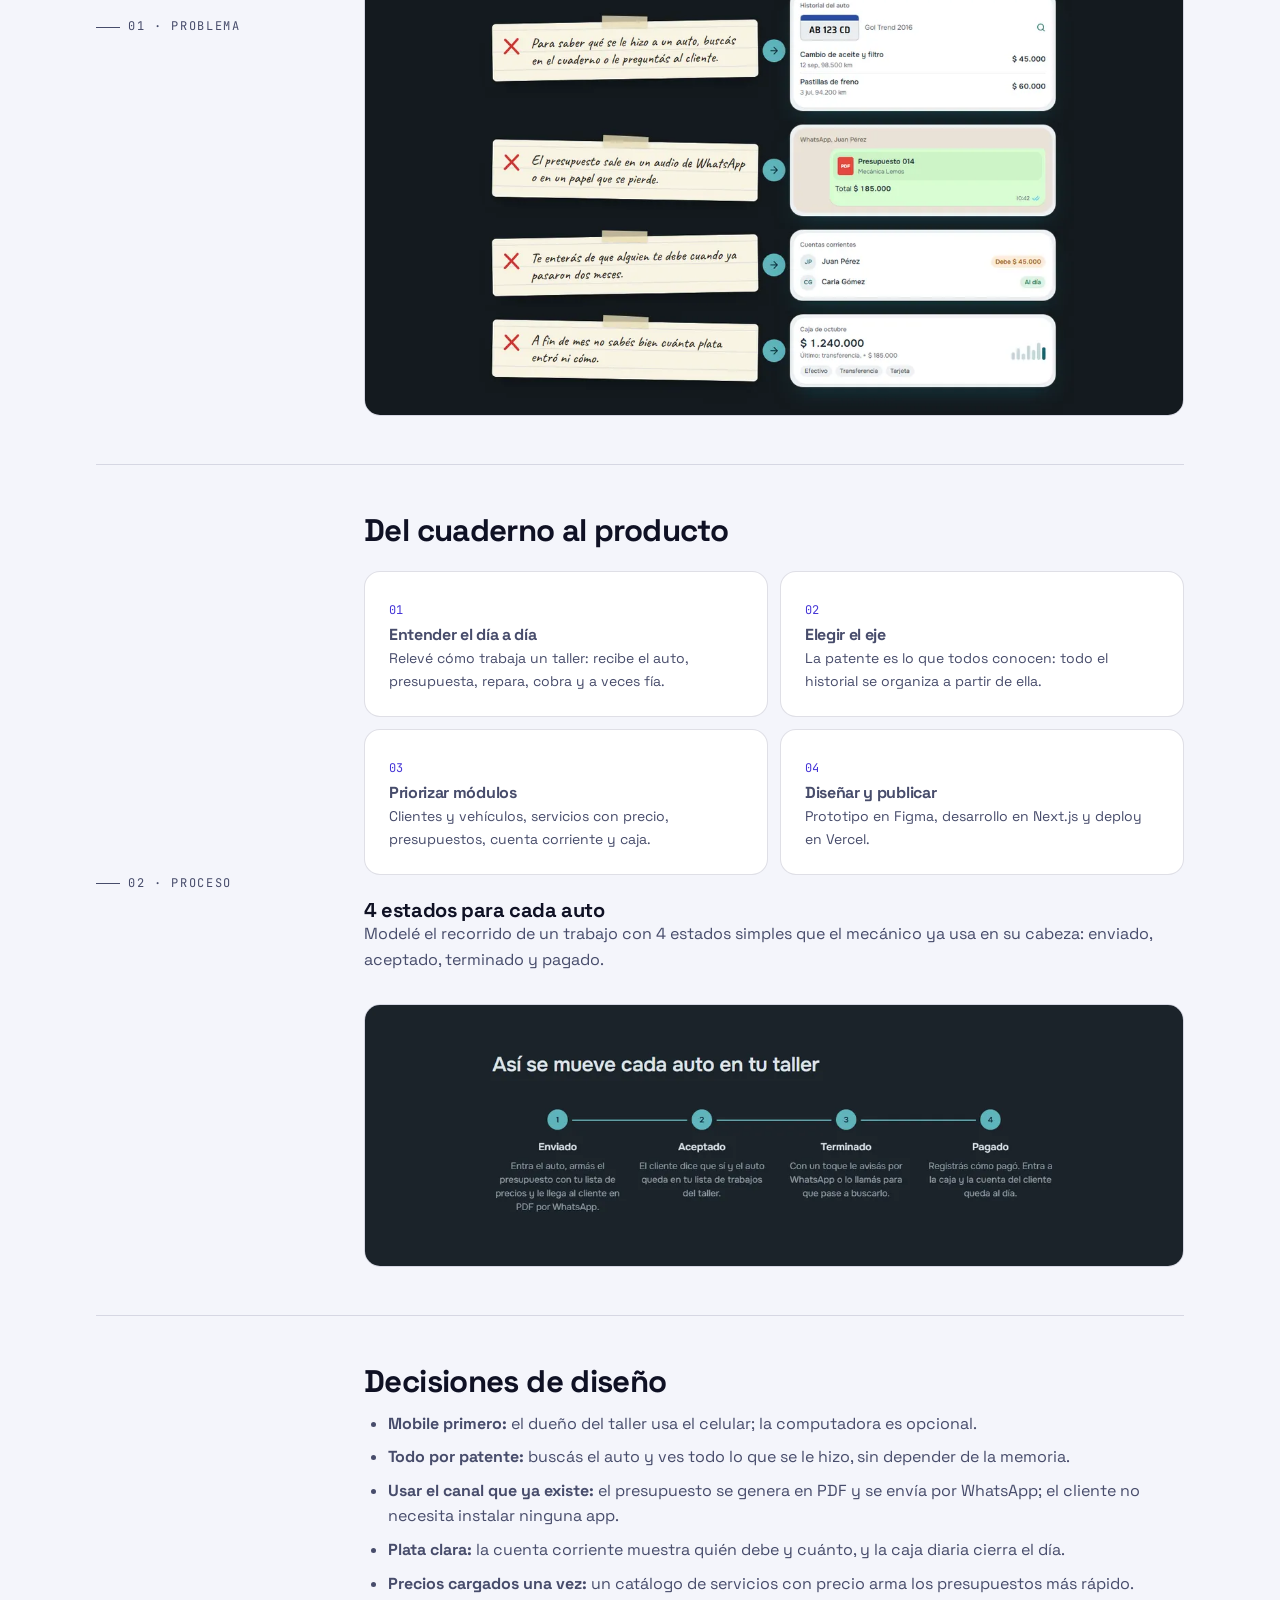
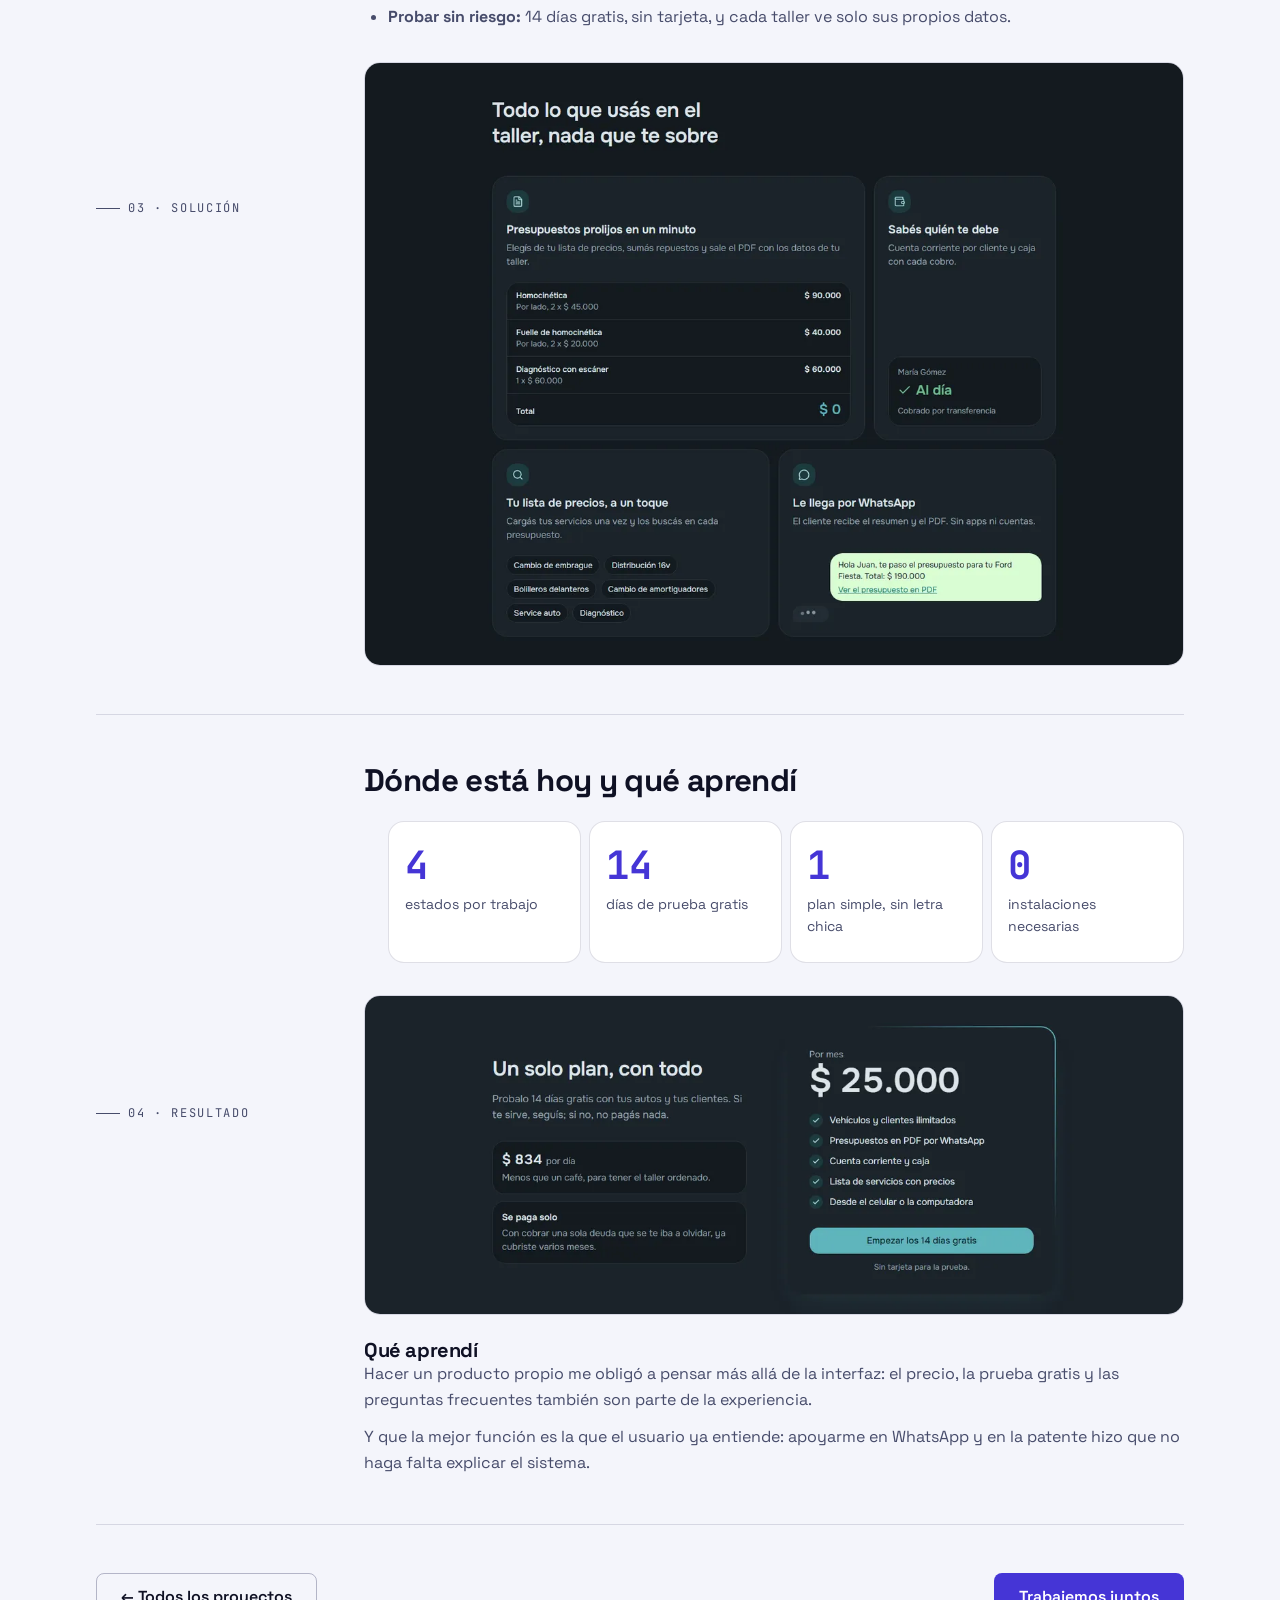
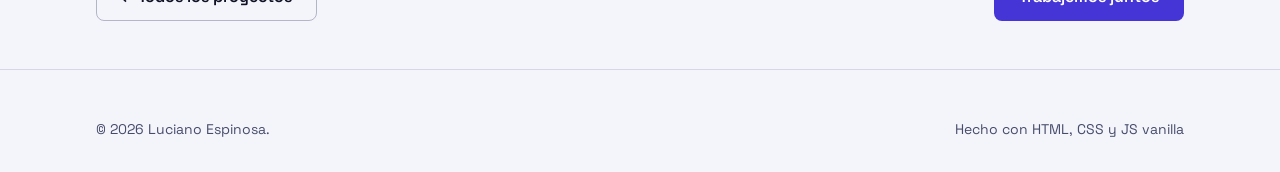
<file: caso-estudio.html>
<!doctype html>
<html lang="es">
<head>
  <meta charset="utf-8">
  <meta name="viewport" content="width=device-width, initial-scale=1">
  <title>Caso de estudio: mecanicos app, gestión para talleres mecánicos — Luciano Espinosa</title>
  <meta name="description" content="Caso de estudio de mecanicos app, el SaaS que diseñé y desarrollé para talleres mecánicos: historial por patente, presupuestos por WhatsApp, cuenta corriente y caja.">
  <meta name="theme-color" content="#0a0b14" media="(prefers-color-scheme: dark)">
  <meta name="theme-color" content="#f4f5fb" media="(prefers-color-scheme: light)">
  <link rel="canonical" href="https://portfolio-ten-alpha-t6jgrlmz9h.vercel.app/caso-estudio.html">
  <meta property="og:type" content="article">
  <meta property="og:locale" content="es_AR">
  <meta property="og:title" content="Caso de estudio: mecanicos app — Luciano Espinosa">
  <meta property="og:description" content="Un SaaS para talleres mecánicos: problema, proceso, solución y resultado.">
  <meta property="og:image" content="https://portfolio-ten-alpha-t6jgrlmz9h.vercel.app/img/og-image.png">
  <meta property="og:url" content="https://portfolio-ten-alpha-t6jgrlmz9h.vercel.app/caso-estudio.html">
  <meta name="twitter:card" content="summary_large_image">
  <link rel="icon" href="img/favicon.svg" type="image/svg+xml">
  <link rel="apple-touch-icon" href="img/apple-touch-icon.png">
  <link rel="preconnect" href="https://fonts.googleapis.com">
  <link rel="preconnect" href="https://fonts.gstatic.com" crossorigin>
  <link rel="stylesheet" href="https://fonts.googleapis.com/css2?family=JetBrains+Mono:wght@400;700&family=Space+Grotesk:wght@400;500;600;700&display=swap">
  <link rel="stylesheet" href="css/styles.css">
  <script>
    (function () {
      var t = null;
      try { t = localStorage.getItem("theme"); } catch (e) {}
      if (!t) t = window.matchMedia("(prefers-color-scheme: light)").matches ? "light" : "dark";
      document.documentElement.setAttribute("data-theme", t);
      document.documentElement.classList.add("js");
    })();
  </script>
  <script src="js/main.js" defer></script>
</head>
<body>
  <a class="skip-link" href="#main">Saltar al contenido</a>

  <header class="site-header">
    <div class="container site-header__inner">
      <a class="logo" href="index.html" aria-label="Luciano Espinosa, volver al inicio">
        <span class="logo__mark" aria-hidden="true">LE</span>
        <span>espinosa<span aria-hidden="true">.dev</span></span>
      </a>
      <div class="header-actions">
        <a class="btn btn--ghost btn--sm" href="index.html#proyectos">Proyectos</a>
        <button class="icon-btn theme-toggle" type="button" aria-label="Cambiar a modo claro" data-theme-toggle>
          <svg viewBox="0 0 24 24" fill="none" stroke="currentColor" stroke-width="2" stroke-linecap="round" aria-hidden="true"><circle cx="12" cy="12" r="4"/><path d="M12 2v2M12 20v2M4.93 4.93l1.41 1.41M17.66 17.66l1.41 1.41M2 12h2M20 12h2M4.93 19.07l1.41-1.41M17.66 6.34l1.41-1.41"/></svg>
        </button>
      </div>
    </div>
  </header>

  <main id="main" tabindex="-1">
    <article>
      <header class="case-hero">
        <div class="grid-bg" aria-hidden="true"></div>
        <div class="container">
          <a class="back-link" href="index.html#proyectos">
            <svg viewBox="0 0 24 24" fill="none" stroke="currentColor" stroke-width="2" stroke-linecap="round" aria-hidden="true"><path d="M19 12H5M11 18l-6-6 6-6"/></svg>
            Volver a proyectos
          </a>
          <h1>mecanicos app: gestionar el taller desde el celular</h1>
          <p class="hero__lead">Mi SaaS para talleres mecánicos que hoy trabajan con cuaderno y WhatsApp: historial por patente, presupuestos en PDF, cuenta corriente y caja, todo en un solo lugar.</p>
          <dl class="case-facts">
            <div><dt>Rol</dt><dd>Fundador · diseño y desarrollo</dd></div>
            <div><dt>Tipo</dt><dd>SaaS B2B</dd></div>
            <div><dt>Stack</dt><dd>Figma, Next.js, Vercel</dd></div>
            <div><dt>Período</dt><dd>2025 — hoy</dd></div>
          </dl>
          <div class="hero__ctas" style="position: relative;">
            <a class="btn btn--primary" href="https://mecanic-os-nine.vercel.app/" target="_blank" rel="noopener noreferrer">Ver el producto<span class="visually-hidden"> (se abre en una pestaña nueva)</span></a>
          </div>
        </div>
      </header>

      <div class="container">
        <figure class="case-cover">
          <img src="img/mecanicos-hero.webp" width="1200" height="667" alt="Inicio de mecanicos app: titular Gestioná tu taller desde el celular, botones Probar gratis 14 días y Consultar por WhatsApp, y un celular que busca la patente AC 456 ZZ y muestra su historial">
        </figure>

        <section class="case-section" aria-labelledby="problema">
          <div class="case-section__grid">
            <p class="eyebrow">01 · Problema</p>
            <div>
              <h2 id="problema">El taller vive en un cuaderno y en WhatsApp</h2>
              <p>En muchos talleres chicos, el historial de cada auto está anotado en un cuaderno, los presupuestos se escriben a mano o por mensaje y nadie sabe con certeza quién debe cuánto. Cuando vuelve un cliente, reconstruir qué se le hizo a su auto lleva tiempo.</p>
              <p>El desafío: darle al dueño del taller una herramienta que pueda usar desde el celular, sin instalar nada ni aprender un sistema complicado.</p>
              <figure class="case-cover" style="margin-top: var(--space-6);">
                <img src="img/mecanicos-problema.webp" width="1200" height="817" loading="lazy" alt="Sección de la landing que compara notas en papel del día a día del taller con su versión en mecanicos app: historial del auto, presupuesto en PDF por WhatsApp, cuentas corrientes y caja del mes">
              </figure>
            </div>
          </div>
        </section>

        <section class="case-section" aria-labelledby="proceso">
          <div class="case-section__grid">
            <p class="eyebrow">02 · Proceso</p>
            <div>
              <h2 id="proceso">Del cuaderno al producto</h2>
              <ol class="case-steps" role="list">
                <li class="card case-step"><h3>Entender el día a día</h3><p>Relevé cómo trabaja un taller: recibe el auto, presupuesta, repara, cobra y a veces fía.</p></li>
                <li class="card case-step"><h3>Elegir el eje</h3><p>La patente es lo que todos conocen: todo el historial se organiza a partir de ella.</p></li>
                <li class="card case-step"><h3>Priorizar módulos</h3><p>Clientes y vehículos, servicios con precio, presupuestos, cuenta corriente y caja.</p></li>
                <li class="card case-step"><h3>Diseñar y publicar</h3><p>Prototipo en Figma, desarrollo en Next.js y deploy en Vercel.</p></li>
              </ol>
              <h3>4 estados para cada auto</h3>
              <p>Modelé el recorrido de un trabajo con 4 estados simples que el mecánico ya usa en su cabeza: enviado, aceptado, terminado y pagado.</p>
              <figure class="case-cover" style="margin-top: var(--space-6);">
                <img src="img/mecanicos-flujo.webp" width="1200" height="383" loading="lazy" alt="Línea de 4 pasos: Enviado, Aceptado, Terminado y Pagado, con la explicación de qué pasa en cada uno">
              </figure>
            </div>
          </div>
        </section>

        <section class="case-section" aria-labelledby="solucion">
          <div class="case-section__grid">
            <p class="eyebrow">03 · Solución</p>
            <div>
              <h2 id="solucion">Decisiones de diseño</h2>
              <ul>
                <li><strong>Mobile primero:</strong> el dueño del taller usa el celular; la computadora es opcional.</li>
                <li><strong>Todo por patente:</strong> buscás el auto y ves todo lo que se le hizo, sin depender de la memoria.</li>
                <li><strong>Usar el canal que ya existe:</strong> el presupuesto se genera en PDF y se envía por WhatsApp; el cliente no necesita instalar ninguna app.</li>
                <li><strong>Plata clara:</strong> la cuenta corriente muestra quién debe y cuánto, y la caja diaria cierra el día.</li>
                <li><strong>Precios cargados una vez:</strong> un catálogo de servicios con precio arma los presupuestos más rápido.</li>
                <li><strong>Probar sin riesgo:</strong> 14 días gratis, sin tarjeta, y cada taller ve solo sus propios datos.</li>
              </ul>
              <figure class="case-cover" style="margin-top: var(--space-6);">
                <img src="img/mecanicos-funciones.webp" width="1200" height="883" loading="lazy" alt="Grilla de funciones: presupuesto con lista de precios, estado de cuenta de un cliente al día, catálogo de servicios y mensaje de WhatsApp con el link al presupuesto en PDF">
              </figure>
            </div>
          </div>
        </section>

        <section class="case-section" aria-labelledby="resultado">
          <div class="case-section__grid">
            <p class="eyebrow">04 · Resultado</p>
            <div>
              <h2 id="resultado">Dónde está hoy y qué aprendí</h2>
              <ul class="metrics__grid" role="list" style="margin-top: var(--space-5);">
                <li class="card metric"><span class="metric__value">4</span><span class="metric__label">estados por trabajo</span></li>
                <li class="card metric"><span class="metric__value">14</span><span class="metric__label">días de prueba gratis</span></li>
                <li class="card metric"><span class="metric__value">1</span><span class="metric__label">plan simple, sin letra chica</span></li>
                <li class="card metric"><span class="metric__value">0</span><span class="metric__label">instalaciones necesarias</span></li>
              </ul>
              <figure class="case-cover" style="margin-top: var(--space-6);">
                <img src="img/mecanicos-precio.webp" width="1200" height="467" loading="lazy" alt="Sección de precio: un solo plan de 25.000 pesos por mes con 14 días gratis sin tarjeta y la lista de lo que incluye">
              </figure>
              <h3>Qué aprendí</h3>
              <p>Hacer un producto propio me obligó a pensar más allá de la interfaz: el precio, la prueba gratis y las preguntas frecuentes también son parte de la experiencia.</p>
              <p>Y que la mejor función es la que el usuario ya entiende: apoyarme en WhatsApp y en la patente hizo que no haga falta explicar el sistema.</p>
            </div>
          </div>
        </section>

        <nav class="case-nav" aria-label="Navegación entre proyectos">
          <a class="btn btn--ghost" href="index.html#proyectos">← Todos los proyectos</a>
          <a class="btn btn--primary" href="index.html#contacto">Trabajemos juntos</a>
        </nav>
      </div>
    </article>
  </main>

  <footer class="site-footer">
    <div class="container footer__bottom" style="margin-top: 0; border-top: 0; padding-top: 0;">
      <p>© <span data-year>2026</span> Luciano Espinosa.</p>
      <p>Hecho con HTML, CSS y JS vanilla</p>
    </div>
  </footer>
</body>
</html>
</file>
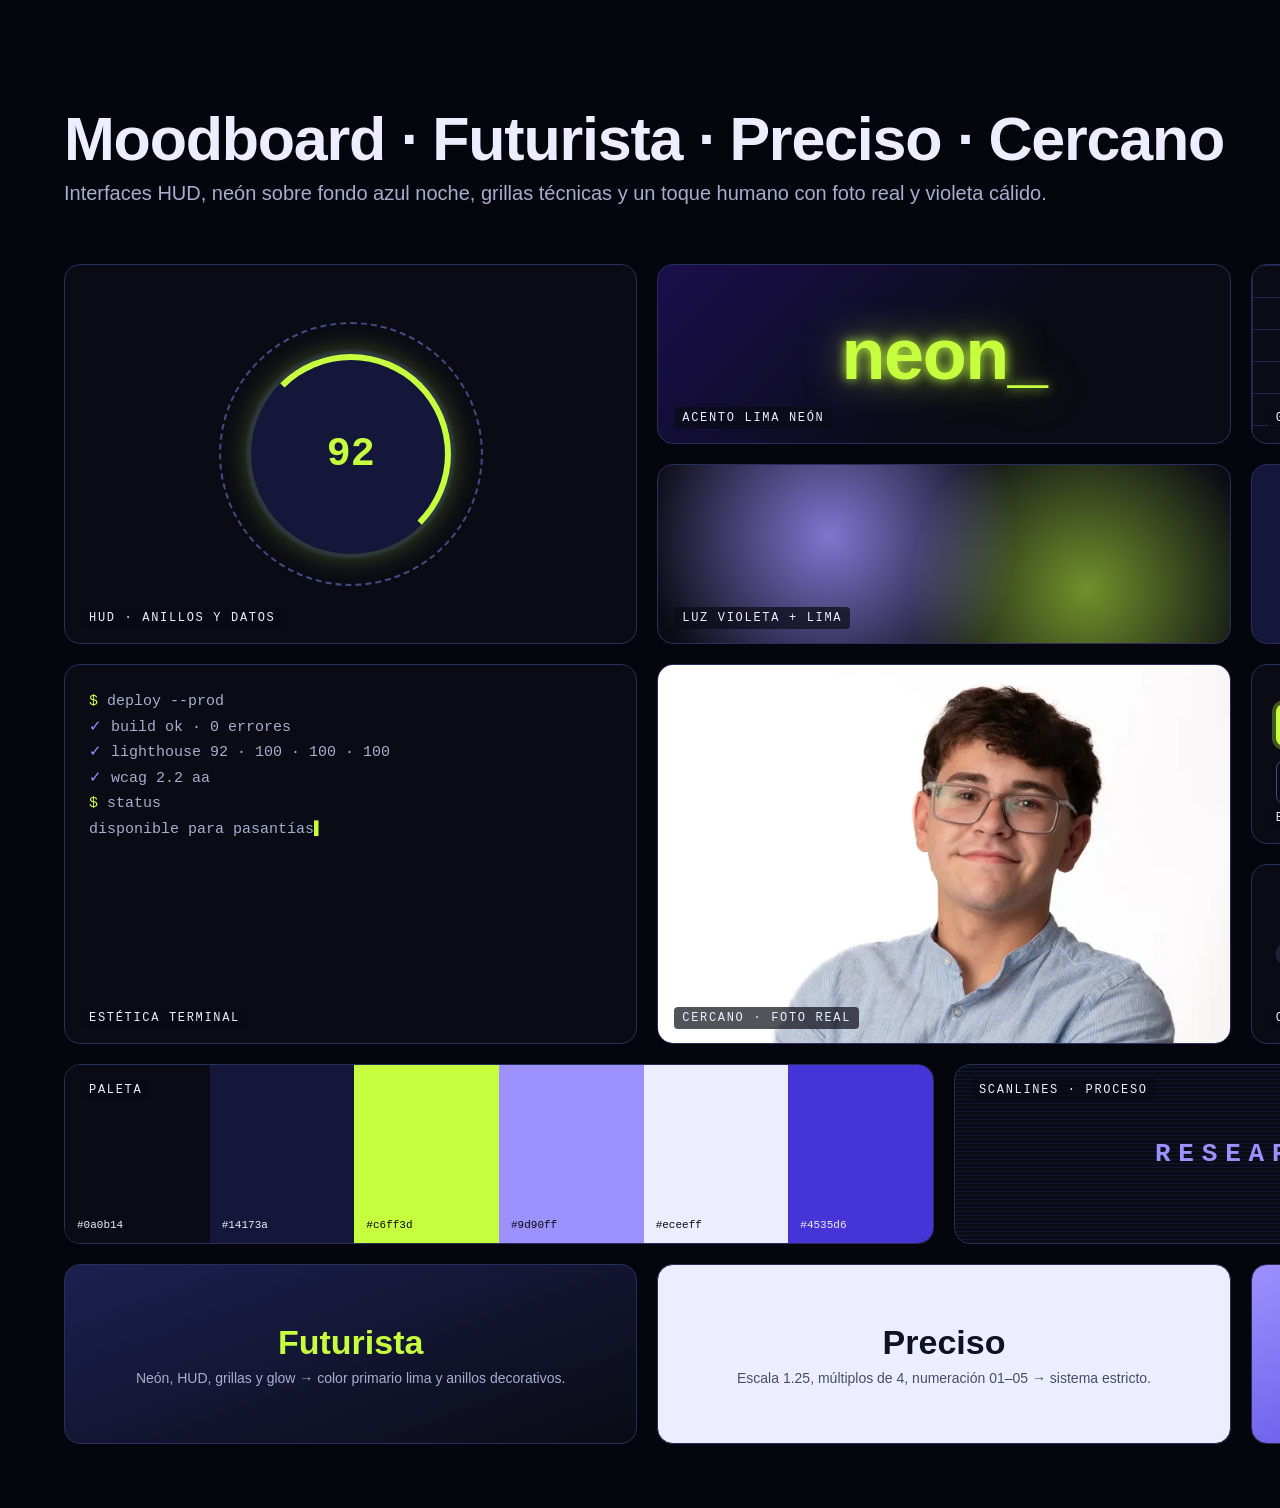
<file: docs/figma/moodboard.html>
<!doctype html>
<html lang="es">
<head>
<meta charset="utf-8">
<title>Moodboard</title>
<style>
  body { margin: 0; background: #05060d; font-family: "Space Grotesk", "Segoe UI", Arial, sans-serif; color: #eceeff; }
  .board { width: 1760px; padding: 64px; display: grid; grid-template-columns: repeat(6, 1fr); grid-auto-rows: 180px; gap: 20px; }
  .t { grid-column: 1 / -1; grid-row: span 1; display: flex; flex-direction: column; justify-content: center; }
  .t h1 { margin: 0; font-size: 61px; letter-spacing: -0.02em; }
  .t p { margin: 8px 0 0; color: #a8adcf; font-size: 20px; }
  .tile { border-radius: 16px; overflow: hidden; position: relative; border: 1px solid #2a2e5c; }
  .lab { position: absolute; left: 16px; bottom: 14px; font: 12px "JetBrains Mono", Consolas, monospace; letter-spacing: .14em; text-transform: uppercase; color: #eceeff; background: rgba(10,11,20,.7); padding: 4px 8px; border-radius: 4px; }
  .w2 { grid-column: span 2; } .w3 { grid-column: span 3; } .h2 { grid-row: span 2; }
  .grid { background: #0a0b14; background-image: linear-gradient(#1f2350 1px, transparent 1px), linear-gradient(90deg, #1f2350 1px, transparent 1px); background-size: 32px 32px; }
  .hud { background: radial-gradient(circle at 50% 50%, #14173a 0 30%, #0a0b14 31%); display: grid; place-items: center; }
  .ring { width: 260px; height: 260px; border-radius: 50%; border: 2px dashed #454a85; display: grid; place-items: center; position: relative; }
  .ring::before { content: ""; position: absolute; inset: 30px; border-radius: 50%; border: 6px solid transparent; border-top-color: #c6ff3d; border-right-color: #c6ff3d; box-shadow: 0 0 30px rgba(198,255,61,.35); }
  .ring span { font: 700 40px "JetBrains Mono", monospace; color: #c6ff3d; }
  .neon { background: linear-gradient(135deg, #1a0f4d, #0a0b14 60%); display: grid; place-items: center; }
  .neon b { font-size: 72px; color: #c6ff3d; text-shadow: 0 0 12px #c6ff3d, 0 0 40px rgba(198,255,61,.6); letter-spacing: -0.02em; }
  .glow { background: radial-gradient(circle at 30% 40%, rgba(157,144,255,.8), transparent 45%), radial-gradient(circle at 75% 70%, rgba(198,255,61,.55), transparent 40%), #0a0b14; }
  .type { background: #14173a; padding: 28px; }
  .type .a { font-size: 88px; font-weight: 700; line-height: 1; } .type .b { font: 20px "JetBrains Mono", monospace; color: #9d90ff; margin-top: 16px; }
  .term { background: #0a0b14; padding: 24px; font: 15px/1.7 "JetBrains Mono", Consolas, monospace; color: #a8adcf; }
  .term i { color: #c6ff3d; font-style: normal; } .term u { color: #9d90ff; text-decoration: none; }
  .pal { display: grid; grid-template-columns: repeat(6, 1fr); }
  .pal div { display: flex; align-items: flex-end; padding: 12px; font: 11px "JetBrains Mono", monospace; }
  .ui { background: #0a0b14; padding: 24px; display: grid; gap: 14px; align-content: center; }
  .btn { display: inline-flex; padding: 12px 22px; border-radius: 8px; font-weight: 600; width: fit-content; }
  .p { background: #c6ff3d; color: #0a0b14; box-shadow: 0 0 0 4px rgba(198,255,61,.3); } .g { border: 1px solid #454a85; }
  .chip { display: inline-block; padding: 4px 12px; border-radius: 999px; background: rgba(157,144,255,.14); border: 1px solid #2a2e5c; font: 12px "JetBrains Mono", monospace; margin-right: 6px; }
  .photo img { width: 100%; height: 100%; object-fit: cover; object-position: top; }
  .kw { display: grid; place-items: center; text-align: center; padding: 20px; }
  .kw b { font-size: 34px; display: block; } .kw p { margin: 8px 0 0; color: #a8adcf; font-size: 14px; }
  .k1 { background: linear-gradient(160deg, #1c2050, #0a0b14); } .k1 b { color: #c6ff3d; }
  .k2 { background: #eceeff; color: #0f1124; } .k2 b { color: #0f1124; } .k2 p { color: #474c6b; }
  .k3 { background: linear-gradient(160deg, #9d90ff, #4535d6); } .k3 p { color: #eceeff; }
  .scan { background: repeating-linear-gradient(0deg, #0a0b14 0 3px, #121533 3px 4px); display: grid; place-items: center; }
  .scan span:not(.lab) { font: 700 26px "JetBrains Mono", monospace; color: #9d90ff; letter-spacing: .3em; }
</style>
</head>
<body>
<div class="board">
  <div class="t"><h1>Moodboard · Futurista · Preciso · Cercano</h1><p>Interfaces HUD, neón sobre fondo azul noche, grillas técnicas y un toque humano con foto real y violeta cálido.</p></div>

  <div class="tile hud w2 h2"><div class="ring"><span>92</span></div><span class="lab">HUD · anillos y datos</span></div>
  <div class="tile neon w2"><b>neon_</b><span class="lab">Acento lima neón</span></div>
  <div class="tile grid w2"><span class="lab">Grilla técnica 32 px</span></div>
  <div class="tile glow w2"><span class="lab">Luz violeta + lima</span></div>
  <div class="tile type w2"><div class="a">Aa</div><div class="b">Space Grotesk / JetBrains Mono</div><span class="lab" style="bottom:auto;top:14px;right:16px;left:auto">Tipografía</span></div>

  <div class="tile term w2 h2"><i>$</i> deploy --prod<br><u>✓</u> build ok · 0 errores<br><u>✓</u> lighthouse 92 · 100 · 100 · 100<br><u>✓</u> wcag 2.2 aa<br><i>$</i> status<br>disponible para pasantías<span style="color:#c6ff3d">▌</span><span class="lab">Estética terminal</span></div>
  <div class="tile photo w2 h2"><img src="../../img/luciano-720.webp" alt=""><span class="lab">Cercano · foto real</span></div>
  <div class="tile ui w2"><span class="btn p">Ver trabajos</span><span class="btn g">Contactame</span><span class="lab">Botones con glow</span></div>
  <div class="tile ui w2"><div><span class="chip">Next.js</span><span class="chip">Figma</span><span class="chip">UX/UI</span></div><span class="lab">Chips técnicos</span></div>

  <div class="tile pal w3"><div style="background:#0a0b14">#0a0b14</div><div style="background:#14173a">#14173a</div><div style="background:#c6ff3d;color:#0a0b14">#c6ff3d</div><div style="background:#9d90ff;color:#0a0b14">#9d90ff</div><div style="background:#eceeff;color:#0a0b14">#eceeff</div><div style="background:#4535d6">#4535d6</div><span class="lab" style="bottom:auto;top:14px">Paleta</span></div>
  <div class="tile scan w3"><span>RESEARCH → UI → CODE</span><span class="lab" style="bottom:auto;top:14px">Scanlines · proceso</span></div>

  <div class="tile kw k1 w2"><div><b>Futurista</b><p>Neón, HUD, grillas y glow → color primario lima y anillos decorativos.</p></div></div>
  <div class="tile kw k2 w2"><div><b>Preciso</b><p>Escala 1.25, múltiplos de 4, numeración 01–05 → sistema estricto.</p></div></div>
  <div class="tile kw k3 w2"><div><b>Cercano</b><p>Foto real, violeta cálido, voseo y modo claro → marca personal humana.</p></div></div>
</div>
</body>
</html>
</file>
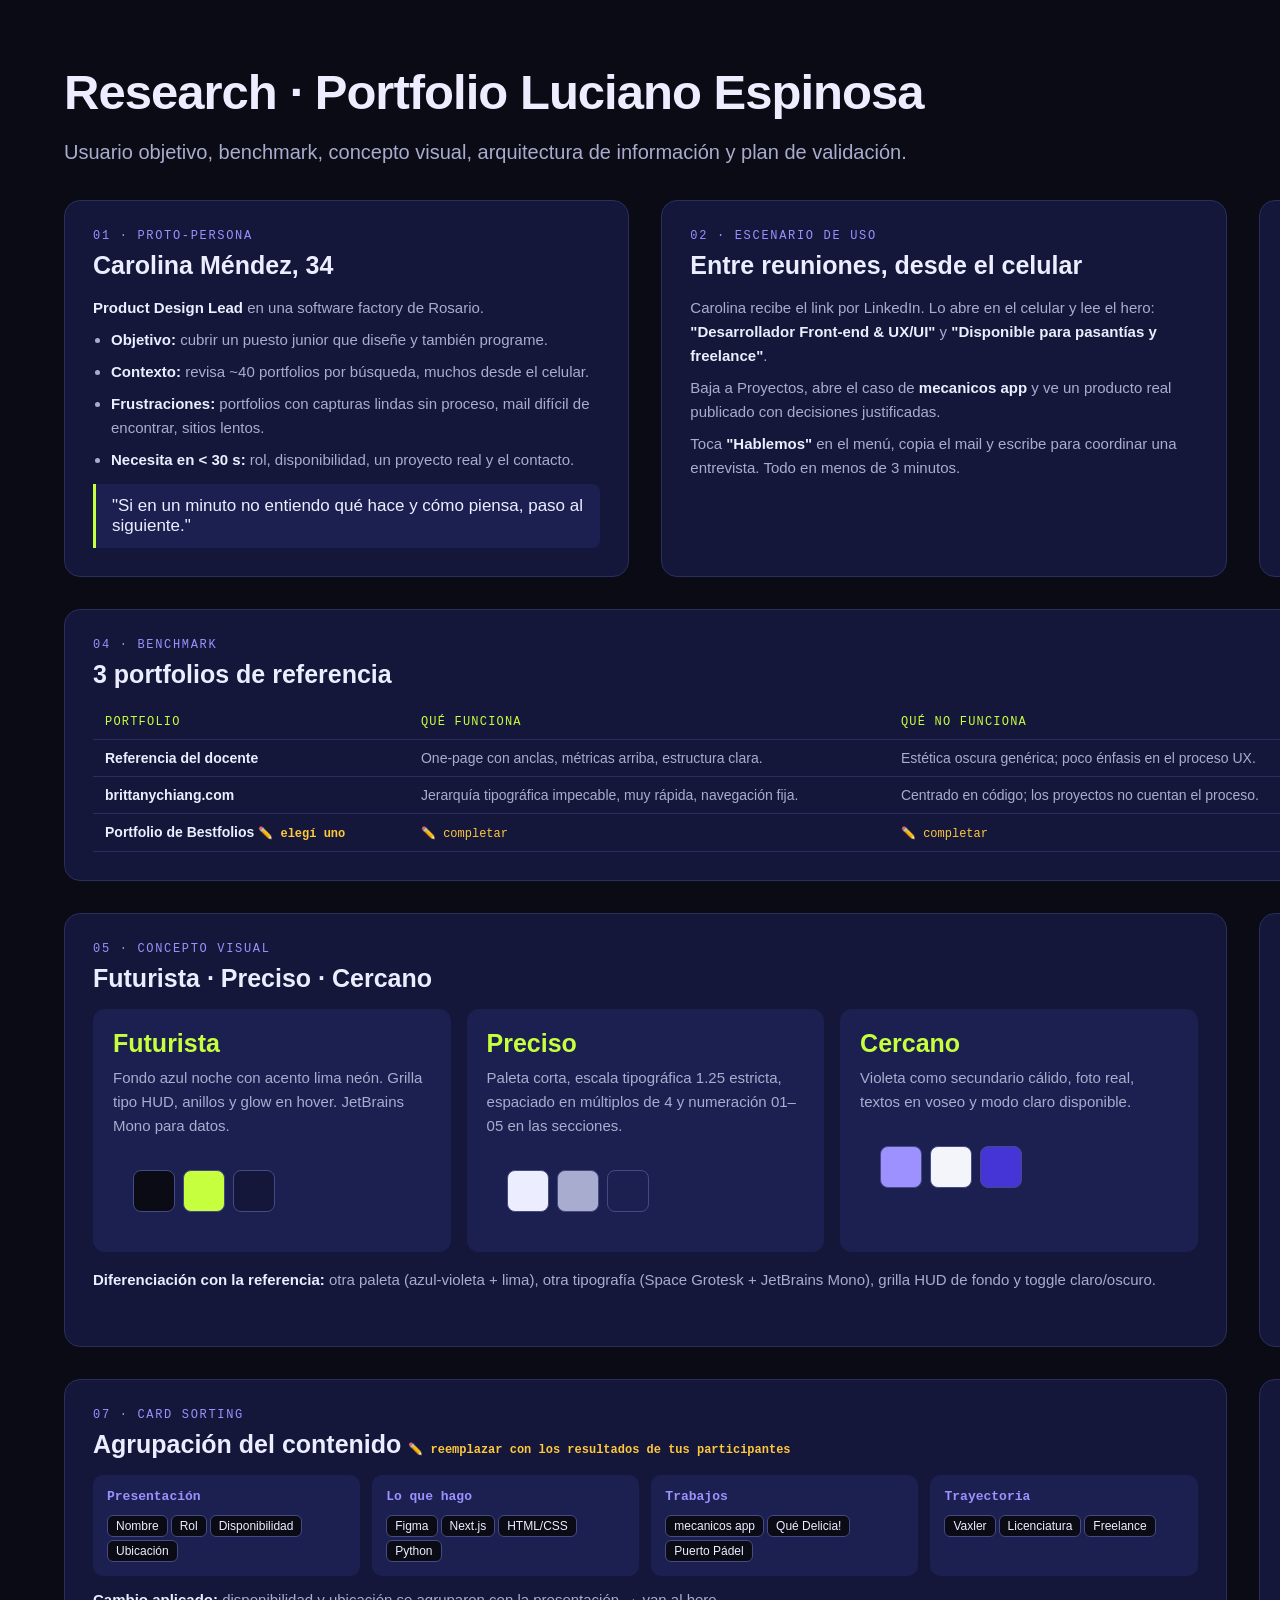
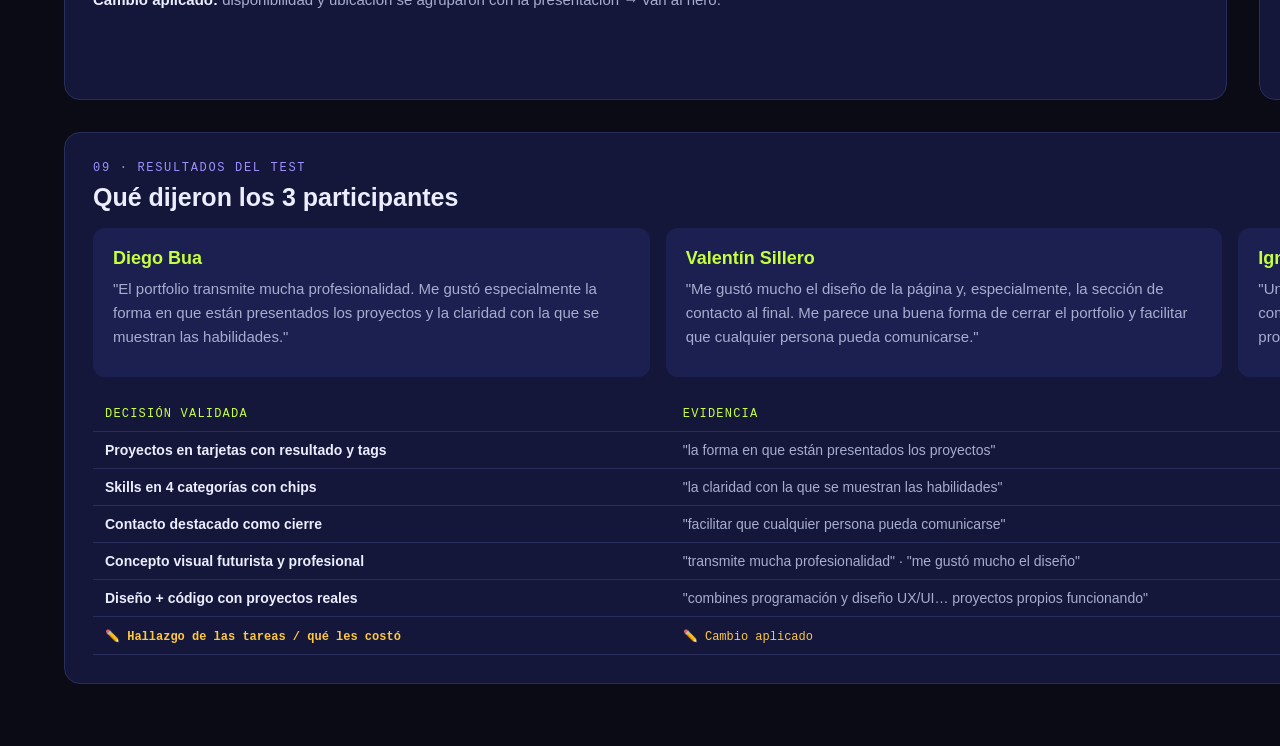
<file: docs/figma/research.html>
<!doctype html>
<html lang="es">
<head>
<meta charset="utf-8">
<title>Research UX</title>
<style>
  body { margin: 0; background: #0a0b14; color: #eceeff; font-family: "Space Grotesk", "Segoe UI", Arial, sans-serif; }
  .board { width: 1760px; padding: 64px; display: grid; grid-template-columns: repeat(3, 1fr); gap: 32px; }
  h1 { grid-column: 1 / -1; margin: 0; font-size: 49px; letter-spacing: -0.02em; }
  .lead { grid-column: 1 / -1; margin: -16px 0 0; color: #a8adcf; font-size: 20px; }
  .card { background: #14173a; border: 1px solid #2a2e5c; border-radius: 16px; padding: 28px; }
  .wide { grid-column: span 2; } .full { grid-column: 1 / -1; }
  .eyebrow { font: 12px "JetBrains Mono", Consolas, monospace; letter-spacing: .14em; text-transform: uppercase; color: #9d90ff; margin: 0 0 8px; }
  h2 { margin: 0 0 16px; font-size: 25px; }
  p, li { color: #a8adcf; font-size: 15px; line-height: 1.6; margin: 0 0 8px; }
  strong { color: #eceeff; }
  ul { padding-left: 18px; margin: 0; }
  .quote { border-left: 3px solid #c6ff3d; padding: 12px 16px; background: #1c2050; border-radius: 0 8px 8px 0; color: #eceeff; font-size: 17px; margin-top: 12px; }
  table { width: 100%; border-collapse: collapse; font-size: 14px; }
  th, td { text-align: left; padding: 10px 12px; border-bottom: 1px solid #2a2e5c; vertical-align: top; color: #a8adcf; }
  th { color: #c6ff3d; font: 12px "JetBrains Mono", Consolas, monospace; text-transform: uppercase; letter-spacing: .1em; }
  td:first-child { color: #eceeff; font-weight: 600; }
  .kw { display: grid; grid-template-columns: repeat(3, 1fr); gap: 16px; }
  .kw div { background: #1c2050; border-radius: 12px; padding: 20px; }
  .kw b { display: block; font-size: 25px; color: #c6ff3d; margin-bottom: 8px; }
  .swatches { display: flex; gap: 8px; margin-top: 12px; } .swatches span { width: 40px; height: 40px; border-radius: 8px; border: 1px solid #454a85; }
  .tree { font: 14px "JetBrains Mono", Consolas, monospace; color: #eceeff; white-space: pre; line-height: 1.7; }
  .sort { display: grid; grid-template-columns: repeat(4, 1fr); gap: 12px; }
  .sort div { background: #1c2050; border-radius: 10px; padding: 14px; }
  .sort b { color: #9d90ff; font-size: 13px; display: block; margin-bottom: 8px; font-family: "JetBrains Mono", monospace; }
  .sort i { display: inline-block; font-style: normal; background: #0a0b14; border: 1px solid #454a85; border-radius: 6px; padding: 3px 8px; margin: 3px 3px 0 0; font-size: 12px; color: #eceeff; }
  .todo { color: #ffc83d; font-family: "JetBrains Mono", monospace; font-size: 12px; }
</style>
</head>
<body>
<div class="board">
  <h1>Research · Portfolio Luciano Espinosa</h1>
  <p class="lead">Usuario objetivo, benchmark, concepto visual, arquitectura de información y plan de validación.</p>

  <div class="card">
    <p class="eyebrow">01 · Proto-persona</p>
    <h2>Carolina Méndez, 34</h2>
    <p><strong>Product Design Lead</strong> en una software factory de Rosario.</p>
    <ul>
      <li><strong>Objetivo:</strong> cubrir un puesto junior que diseñe y también programe.</li>
      <li><strong>Contexto:</strong> revisa ~40 portfolios por búsqueda, muchos desde el celular.</li>
      <li><strong>Frustraciones:</strong> portfolios con capturas lindas sin proceso, mail difícil de encontrar, sitios lentos.</li>
      <li><strong>Necesita en &lt; 30 s:</strong> rol, disponibilidad, un proyecto real y el contacto.</li>
    </ul>
    <div class="quote">"Si en un minuto no entiendo qué hace y cómo piensa, paso al siguiente."</div>
  </div>

  <div class="card">
    <p class="eyebrow">02 · Escenario de uso</p>
    <h2>Entre reuniones, desde el celular</h2>
    <p>Carolina recibe el link por LinkedIn. Lo abre en el celular y lee el hero: <strong>"Desarrollador Front-end &amp; UX/UI"</strong> y <strong>"Disponible para pasantías y freelance"</strong>.</p>
    <p>Baja a Proyectos, abre el caso de <strong>mecanicos app</strong> y ve un producto real publicado con decisiones justificadas.</p>
    <p>Toca <strong>"Hablemos"</strong> en el menú, copia el mail y escribe para coordinar una entrevista. Todo en menos de 3 minutos.</p>
  </div>

  <div class="card">
    <p class="eyebrow">03 · Qué tiene que encontrar rápido</p>
    <h2>Jerarquía de contenido</h2>
    <ul>
      <li><strong>1.</strong> Quién soy y qué rol busco → Hero (h1 + rol)</li>
      <li><strong>2.</strong> Si estoy disponible → badge en el hero</li>
      <li><strong>3.</strong> Prueba de que sé hacerlo → Proyectos antes que Experiencia</li>
      <li><strong>4.</strong> Cómo contactarme → CTA fijo en el header + sección Contacto</li>
    </ul>
  </div>

  <div class="card full">
    <p class="eyebrow">04 · Benchmark</p>
    <h2>3 portfolios de referencia</h2>
    <table>
      <tr><th>Portfolio</th><th>Qué funciona</th><th>Qué no funciona</th><th>Qué tomo</th></tr>
      <tr><td>Referencia del docente</td><td>One-page con anclas, métricas arriba, estructura clara.</td><td>Estética oscura genérica; poco énfasis en el proceso UX.</td><td>Arquitectura de 9 secciones y navegación por anclas.</td></tr>
      <tr><td>brittanychiang.com</td><td>Jerarquía tipográfica impecable, muy rápida, navegación fija.</td><td>Centrado en código; los proyectos no cuentan el proceso.</td><td>Tipografía limpia y velocidad.</td></tr>
      <tr><td>Portfolio de Bestfolios <span class="todo">✏️ elegí uno</span></td><td><span class="todo">✏️ completar</span></td><td><span class="todo">✏️ completar</span></td><td>Casos de estudio con problema → proceso → resultado.</td></tr>
    </table>
  </div>

  <div class="card wide">
    <p class="eyebrow">05 · Concepto visual</p>
    <h2>Futurista · Preciso · Cercano</h2>
    <div class="kw">
      <div><b>Futurista</b><p>Fondo azul noche con acento lima neón. Grilla tipo HUD, anillos y glow en hover. JetBrains Mono para datos.</p><div class="swatches"><span style="background:#0a0b14"></span><span style="background:#c6ff3d"></span><span style="background:#14173a"></span></div></div>
      <div><b>Preciso</b><p>Paleta corta, escala tipográfica 1.25 estricta, espaciado en múltiplos de 4 y numeración 01–05 en las secciones.</p><div class="swatches"><span style="background:#eceeff"></span><span style="background:#a8adcf"></span><span style="background:#1c2050"></span></div></div>
      <div><b>Cercano</b><p>Violeta como secundario cálido, foto real, textos en voseo y modo claro disponible.</p><div class="swatches"><span style="background:#9d90ff"></span><span style="background:#f4f5fb"></span><span style="background:#4535d6"></span></div></div>
    </div>
    <p style="margin-top:16px"><strong>Diferenciación con la referencia:</strong> otra paleta (azul-violeta + lima), otra tipografía (Space Grotesk + JetBrains Mono), grilla HUD de fondo y toggle claro/oscuro.</p>
  </div>

  <div class="card">
    <p class="eyebrow">06 · Sitemap</p>
    <h2>Arquitectura de información</h2>
    <div class="tree">index.html (one-page)
├─ Header · nav + CTA + GitHub
├─ #inicio      Hero
├─ (métricas)   Highlights
├─ #skills      4 categorías
├─ #proyectos   3 proyectos
│   └─ caso-estudio.html
│       mecanicos app
├─ #experiencia Timeline
├─ #sobre-mi    Foto + 3 principios
├─ #contacto    CTA + form
└─ Footer
404.html</div>
  </div>

  <div class="card wide">
    <p class="eyebrow">07 · Card sorting</p>
    <h2>Agrupación del contenido <span class="todo">✏️ reemplazar con los resultados de tus participantes</span></h2>
    <div class="sort">
      <div><b>Presentación</b><i>Nombre</i><i>Rol</i><i>Disponibilidad</i><i>Ubicación</i></div>
      <div><b>Lo que hago</b><i>Figma</i><i>Next.js</i><i>HTML/CSS</i><i>Python</i></div>
      <div><b>Trabajos</b><i>mecanicos app</i><i>Qué Delicia!</i><i>Puerto Pádel</i></div>
      <div><b>Trayectoria</b><i>Vaxler</i><i>Licenciatura</i><i>Freelance</i></div>
    </div>
    <p style="margin-top:12px"><strong>Cambio aplicado:</strong> disponibilidad y ubicación se agruparon con la presentación → van al hero.</p>
  </div>

  <div class="card">
    <p class="eyebrow">08 · Test de usabilidad</p>
    <h2>Plan (3+ personas)</h2>
    <ul>
      <li>T1 · Encontrá el email de contacto.</li>
      <li>T2 · Abrí el proyecto más reciente y contame qué resolvía.</li>
      <li>T3 · ¿Está disponible? ¿Dónde vive?</li>
      <li>T4 · Desde el celular, andá a Experiencia.</li>
      <li>T5 · Cambiá el sitio a modo claro.</li>
    </ul>
    <p style="margin-top:12px">Moderado, pensar en voz alta, 10–15 min, sobre el prototipo mobile.</p>
  </div>

  <div class="card full">
    <p class="eyebrow">09 · Resultados del test</p>
    <h2>Qué dijeron los 3 participantes</h2>
    <div class="kw" style="margin-bottom:20px">
      <div><b style="font-size:18px">Diego Bua</b><p>"El portfolio transmite mucha profesionalidad. Me gustó especialmente la forma en que están presentados los proyectos y la claridad con la que se muestran las habilidades."</p></div>
      <div><b style="font-size:18px">Valentín Sillero</b><p>"Me gustó mucho el diseño de la página y, especialmente, la sección de contacto al final. Me parece una buena forma de cerrar el portfolio y facilitar que cualquier persona pueda comunicarse."</p></div>
      <div><b style="font-size:18px">Ignacio Etcheto</b><p>"Un portfolio muy completo y profesional. Me parece destacable que combines conocimientos de programación y diseño UX/UI, además de tener proyectos propios funcionando."</p></div>
    </div>
    <table>
      <tr><th>Decisión validada</th><th>Evidencia</th><th>Participantes</th></tr>
      <tr><td>Proyectos en tarjetas con resultado y tags</td><td>"la forma en que están presentados los proyectos"</td><td>P1</td></tr>
      <tr><td>Skills en 4 categorías con chips</td><td>"la claridad con la que se muestran las habilidades"</td><td>P1</td></tr>
      <tr><td>Contacto destacado como cierre</td><td>"facilitar que cualquier persona pueda comunicarse"</td><td>P2</td></tr>
      <tr><td>Concepto visual futurista y profesional</td><td>"transmite mucha profesionalidad" · "me gustó mucho el diseño"</td><td>P1 · P2 · P3</td></tr>
      <tr><td>Diseño + código con proyectos reales</td><td>"combines programación y diseño UX/UI… proyectos propios funcionando"</td><td>P3</td></tr>
      <tr><td><span class="todo">✏️ Hallazgo de las tareas / qué les costó</span></td><td colspan="2"><span class="todo">✏️ Cambio aplicado</span></td></tr>
    </table>
  </div>
</div>
</body>
</html>
</file>
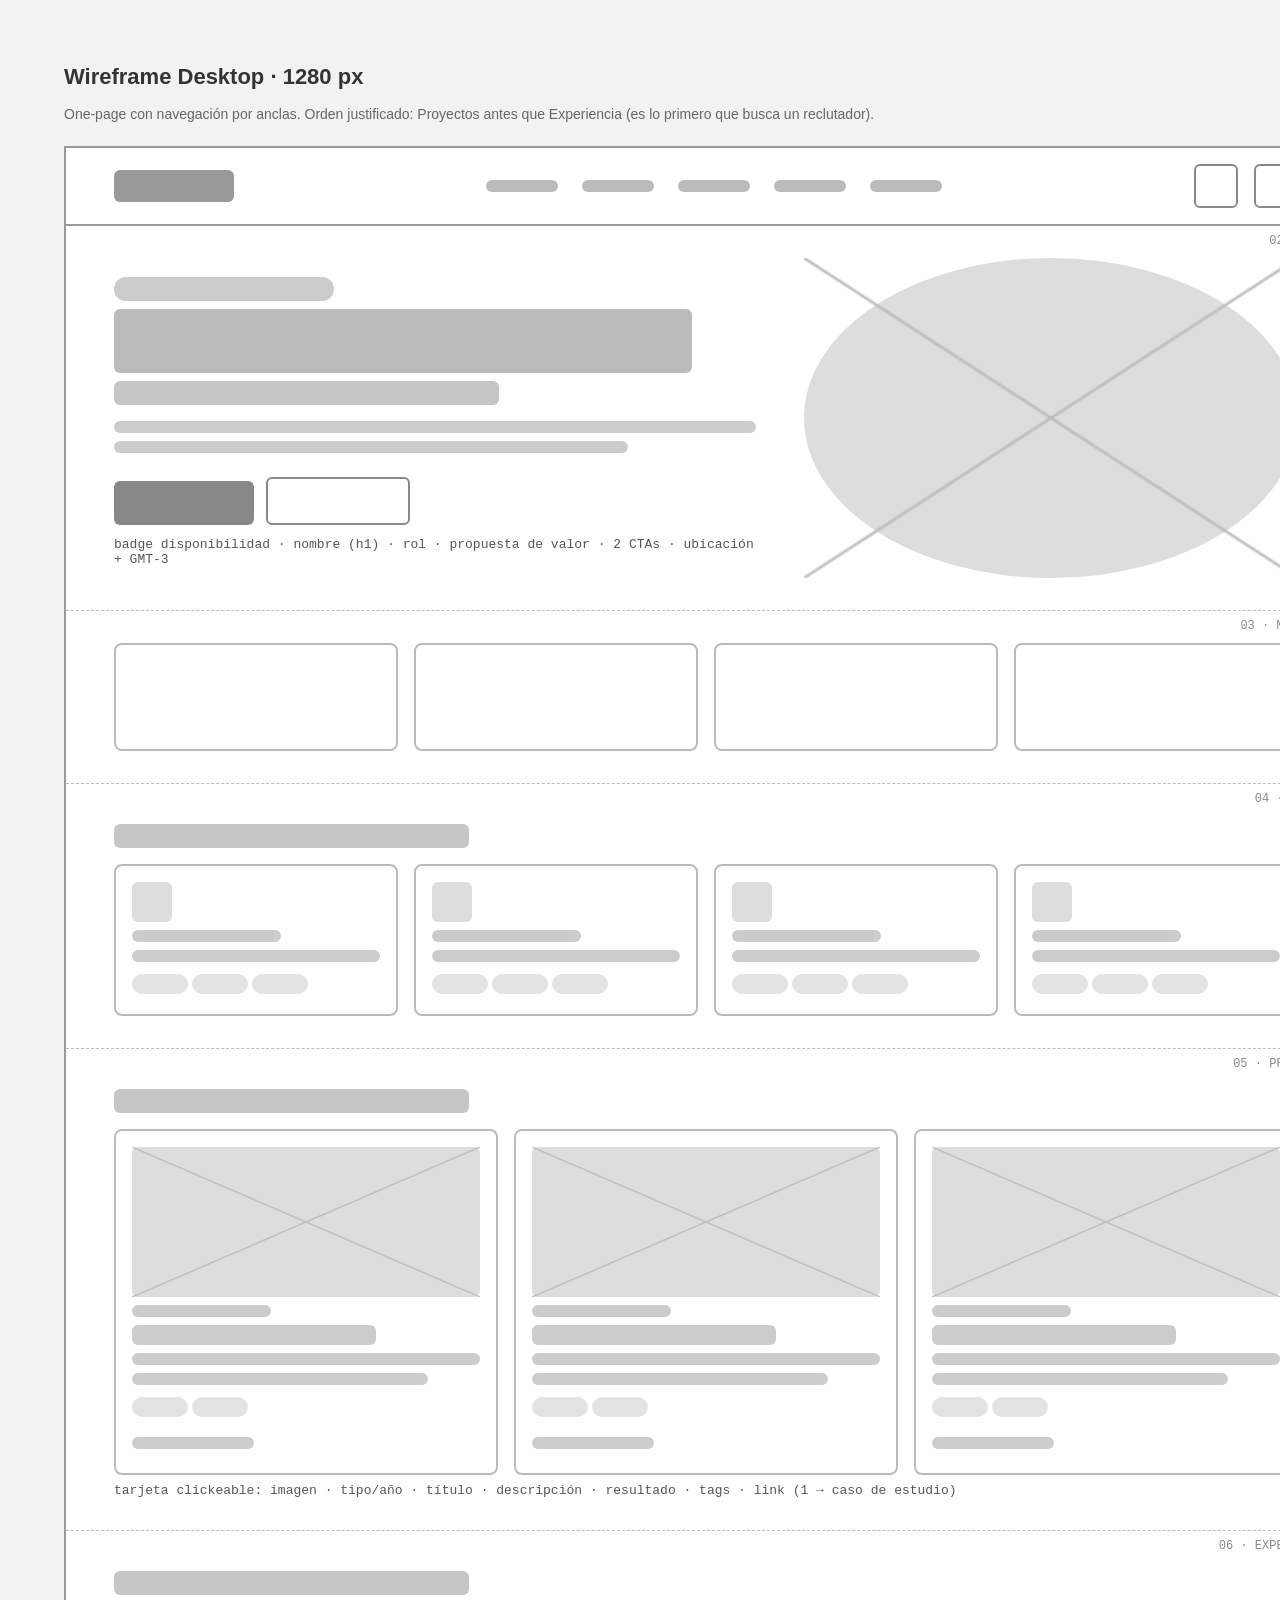
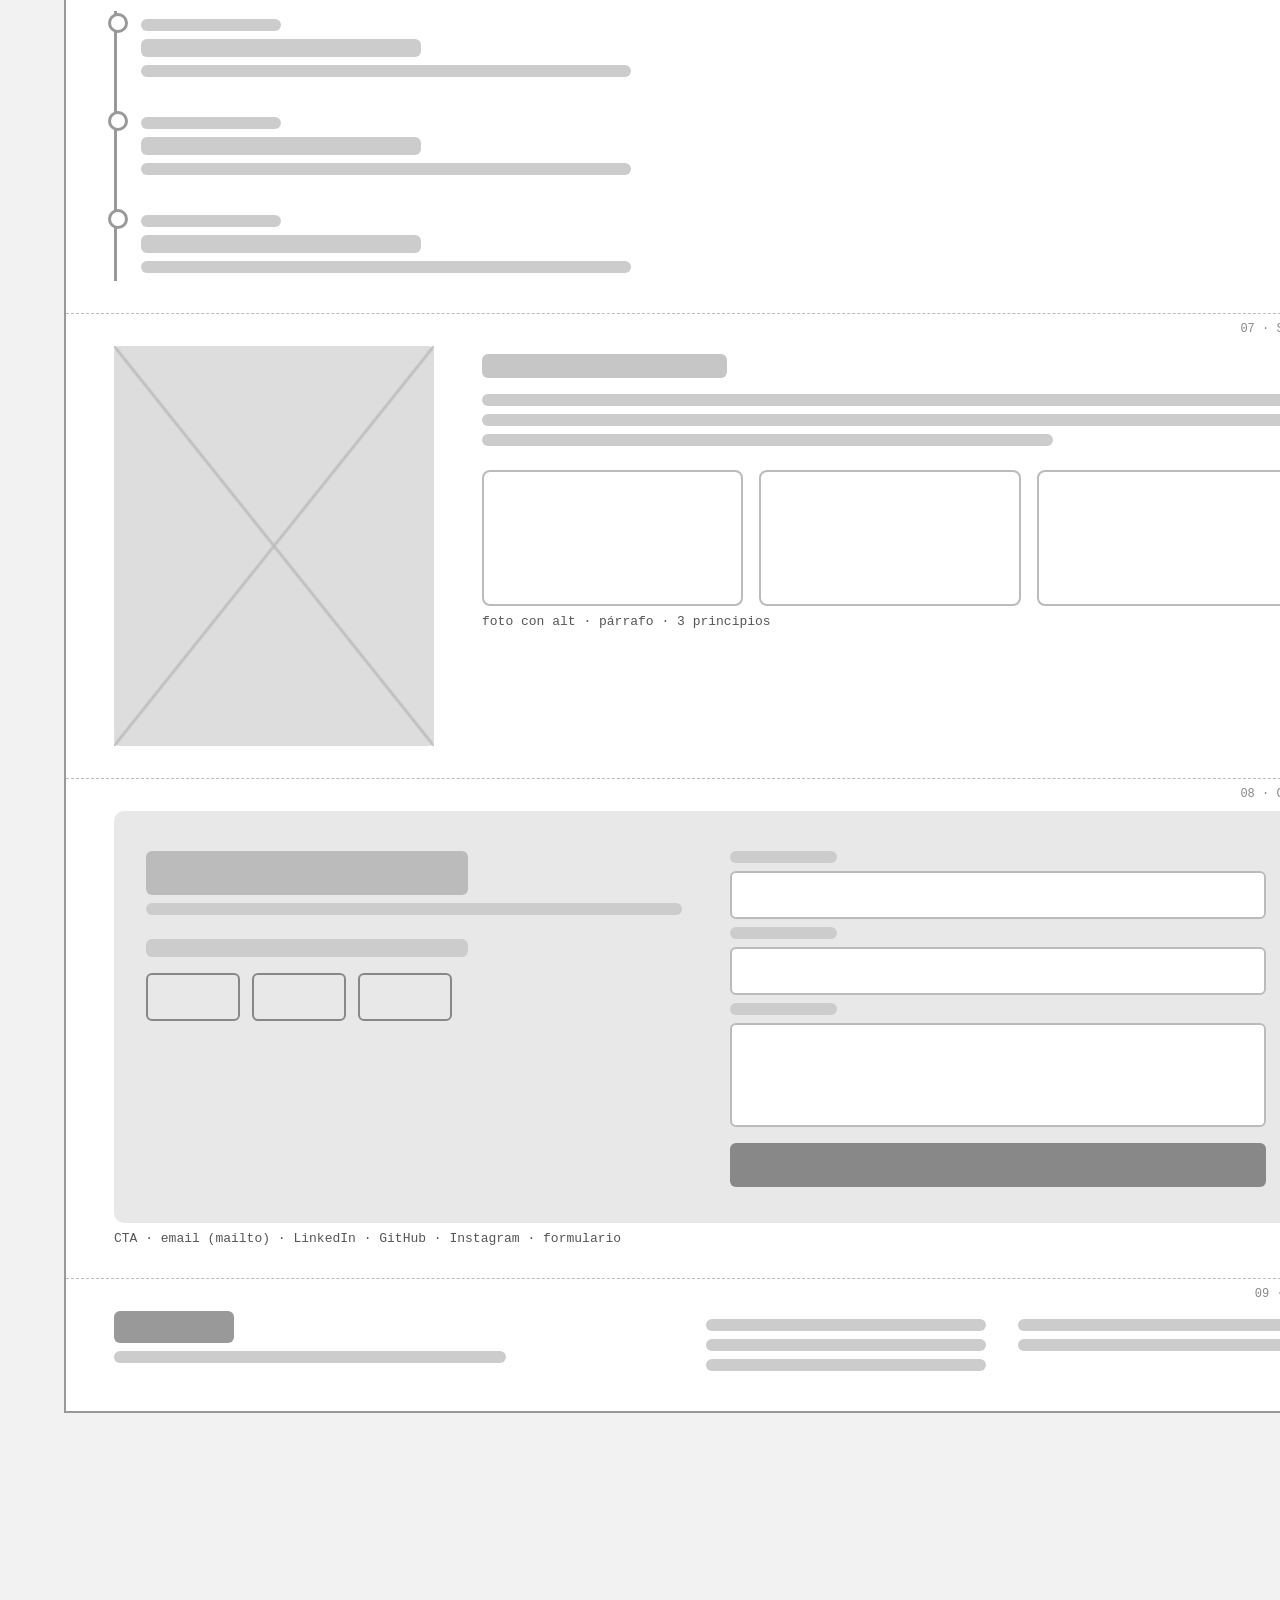
<file: docs/figma/wireframes.html>
<!doctype html>
<html lang="es">
<head>
<meta charset="utf-8">
<title>Wireframes baja fidelidad</title>
<style>
  body { margin: 0; background: #f2f2f2; font-family: "Segoe UI", Arial, sans-serif; color: #333; }
  .board { display: flex; gap: 80px; align-items: flex-start; padding: 64px; width: max-content; }
  .col h2 { margin: 0 0 16px; font-size: 22px; }
  .col p.note { margin: 0 0 24px; font-size: 14px; color: #666; }
  .frame { background: #fff; border: 2px solid #999; }
  .d { width: 1280px; } .m { width: 375px; }
  .sec { border-bottom: 1px dashed #bbb; padding: 32px 48px; position: relative; }
  .m .sec { padding: 24px 16px; }
  .tag { position: absolute; top: 8px; right: 12px; font: 12px Consolas, monospace; color: #888; }
  .box { background: #ddd; border-radius: 6px; }
  .line { height: 12px; background: #ccc; border-radius: 6px; margin: 8px 0; }
  .t1 { height: 44px; width: 60%; background: #bbb; border-radius: 6px; margin: 8px 0; }
  .t2 { height: 24px; width: 30%; background: #c6c6c6; border-radius: 6px; margin: 8px 0 16px; }
  .btn { display: inline-block; width: 140px; height: 44px; border-radius: 6px; margin-right: 12px; }
  .btn.p { background: #888; } .btn.g { border: 2px solid #888; }
  .row { display: flex; gap: 16px; }
  .grid { display: grid; gap: 16px; }
  .g4 { grid-template-columns: repeat(4, 1fr); } .g3 { grid-template-columns: repeat(3, 1fr); } .g2 { grid-template-columns: repeat(2, 1fr); } .g1 { grid-template-columns: 1fr; }
  .card { border: 2px solid #bbb; border-radius: 8px; padding: 16px; }
  .img { background: #ddd; border-radius: 6px; position: relative; }
  .img::after { content: ""; position: absolute; inset: 0; background: linear-gradient(to top right, transparent 49.5%, #bbb 50%, transparent 50.5%), linear-gradient(to top left, transparent 49.5%, #bbb 50%, transparent 50.5%); }
  .chip { display: inline-block; width: 56px; height: 20px; border-radius: 10px; background: #e3e3e3; margin: 4px 4px 0 0; }
  .header { display: flex; justify-content: space-between; align-items: center; padding: 16px 48px; border-bottom: 2px solid #999; }
  .m .header { padding: 16px; }
  .logo { width: 120px; height: 32px; background: #999; border-radius: 6px; }
  .nav { display: flex; gap: 24px; } .nav span { width: 72px; height: 12px; background: #bbb; border-radius: 6px; }
  .burger { width: 40px; height: 40px; border: 2px solid #888; border-radius: 6px; }
  .tl { border-left: 3px solid #999; padding-left: 24px; display: grid; gap: 24px; }
  .tl > div { position: relative; } .tl > div::before { content: ""; position: absolute; left: -33px; top: 2px; width: 14px; height: 14px; border-radius: 50%; border: 3px solid #999; background: #fff; }
  .contact { background: #e8e8e8; border-radius: 10px; padding: 32px; }
  .ann { font: 13px Consolas, monospace; color: #555; margin-top: 8px; }
</style>
</head>
<body>
<div class="board">

  <!-- DESKTOP -->
  <div class="col">
    <h2>Wireframe Desktop · 1280 px</h2>
    <p class="note">One-page con navegación por anclas. Orden justificado: Proyectos antes que Experiencia (es lo primero que busca un reclutador).</p>
    <div class="frame d">
      <div class="header"><div class="logo"></div><div class="nav"><span></span><span></span><span></span><span></span><span></span></div><div class="row"><div class="burger" style="width:40px;border-radius:6px"></div><div class="burger"></div></div></div>
      <div class="sec" style="display:grid;grid-template-columns:1.3fr 1fr;gap:48px;align-items:center"><span class="tag">02 · HERO</span>
        <div><div class="line" style="width:220px;height:24px;border-radius:12px"></div><div class="t1" style="width:90%;height:64px"></div><div class="t2" style="width:60%"></div><div class="line"></div><div class="line" style="width:80%"></div><div style="margin-top:24px"><span class="btn p"></span><span class="btn g"></span></div><div class="ann">badge disponibilidad · nombre (h1) · rol · propuesta de valor · 2 CTAs · ubicación + GMT-3</div></div>
        <div class="img" style="height:320px;border-radius:50%"></div>
      </div>
      <div class="sec"><span class="tag">03 · MÉTRICAS</span><div class="grid g4"><div class="card" style="height:72px"></div><div class="card" style="height:72px"></div><div class="card" style="height:72px"></div><div class="card" style="height:72px"></div></div></div>
      <div class="sec"><span class="tag">04 · SKILLS</span><div class="t2"></div><div class="grid g4">
        <div class="card"><div class="box" style="width:40px;height:40px"></div><div class="line" style="width:60%"></div><div class="line"></div><span class="chip"></span><span class="chip"></span><span class="chip"></span></div>
        <div class="card"><div class="box" style="width:40px;height:40px"></div><div class="line" style="width:60%"></div><div class="line"></div><span class="chip"></span><span class="chip"></span><span class="chip"></span></div>
        <div class="card"><div class="box" style="width:40px;height:40px"></div><div class="line" style="width:60%"></div><div class="line"></div><span class="chip"></span><span class="chip"></span><span class="chip"></span></div>
        <div class="card"><div class="box" style="width:40px;height:40px"></div><div class="line" style="width:60%"></div><div class="line"></div><span class="chip"></span><span class="chip"></span><span class="chip"></span></div>
      </div></div>
      <div class="sec"><span class="tag">05 · PROYECTOS</span><div class="t2"></div><div class="grid g3">
        <div class="card"><div class="img" style="height:150px"></div><div class="line" style="width:40%"></div><div class="line" style="height:20px;width:70%"></div><div class="line"></div><div class="line" style="width:85%"></div><span class="chip"></span><span class="chip"></span><div class="line" style="width:35%;margin-top:16px"></div></div>
        <div class="card"><div class="img" style="height:150px"></div><div class="line" style="width:40%"></div><div class="line" style="height:20px;width:70%"></div><div class="line"></div><div class="line" style="width:85%"></div><span class="chip"></span><span class="chip"></span><div class="line" style="width:35%;margin-top:16px"></div></div>
        <div class="card"><div class="img" style="height:150px"></div><div class="line" style="width:40%"></div><div class="line" style="height:20px;width:70%"></div><div class="line"></div><div class="line" style="width:85%"></div><span class="chip"></span><span class="chip"></span><div class="line" style="width:35%;margin-top:16px"></div></div>
      </div><div class="ann">tarjeta clickeable: imagen · tipo/año · título · descripción · resultado · tags · link (1 → caso de estudio)</div></div>
      <div class="sec"><span class="tag">06 · EXPERIENCIA</span><div class="t2"></div><div class="tl" style="max-width:700px">
        <div><div class="line" style="width:20%"></div><div class="line" style="height:18px;width:40%"></div><div class="line" style="width:70%"></div></div>
        <div><div class="line" style="width:20%"></div><div class="line" style="height:18px;width:40%"></div><div class="line" style="width:70%"></div></div>
        <div><div class="line" style="width:20%"></div><div class="line" style="height:18px;width:40%"></div><div class="line" style="width:70%"></div></div>
      </div></div>
      <div class="sec" style="display:grid;grid-template-columns:320px 1fr;gap:48px"><span class="tag">07 · SOBRE MÍ</span>
        <div class="img" style="height:400px"></div>
        <div><div class="t2"></div><div class="line"></div><div class="line"></div><div class="line" style="width:70%"></div><div class="grid g3" style="margin-top:24px"><div class="card" style="height:100px"></div><div class="card" style="height:100px"></div><div class="card" style="height:100px"></div></div><div class="ann">foto con alt · párrafo · 3 principios</div></div>
      </div>
      <div class="sec"><span class="tag">08 · CONTACTO</span><div class="contact" style="display:grid;grid-template-columns:1fr 1fr;gap:48px">
        <div><div class="t1"></div><div class="line"></div><div class="line" style="width:60%;height:18px;margin-top:24px"></div><div style="margin-top:16px"><span class="btn g" style="width:90px"></span><span class="btn g" style="width:90px"></span><span class="btn g" style="width:90px"></span></div></div>
        <div><div class="line" style="width:20%"></div><div class="box" style="height:44px;background:#fff;border:2px solid #bbb"></div><div class="line" style="width:20%"></div><div class="box" style="height:44px;background:#fff;border:2px solid #bbb"></div><div class="line" style="width:20%"></div><div class="box" style="height:100px;background:#fff;border:2px solid #bbb"></div><span class="btn p" style="margin-top:16px;width:100%"></span></div>
      </div><div class="ann">CTA · email (mailto) · LinkedIn · GitHub · Instagram · formulario</div></div>
      <div class="sec" style="display:grid;grid-template-columns:2fr 1fr 1fr;gap:32px;border:0"><span class="tag">09 · FOOTER</span><div><div class="logo"></div><div class="line" style="width:70%"></div></div><div><div class="line"></div><div class="line"></div><div class="line"></div></div><div><div class="line"></div><div class="line"></div></div></div>
    </div>
  </div>

  <!-- MOBILE -->
  <div class="col">
    <h2>Wireframe Mobile · 375 px</h2>
    <p class="note">Una columna, menú hamburguesa, CTA "Hablemos" dentro del menú.</p>
    <div class="frame m">
      <div class="header"><div class="logo" style="width:100px"></div><div class="row" style="gap:8px"><div class="burger"></div><div class="burger"></div></div></div>
      <div class="sec"><span class="tag">HERO</span><div class="line" style="width:200px;height:22px;border-radius:12px"></div><div class="t1" style="width:100%"></div><div class="t2" style="width:80%"></div><div class="line"></div><div class="line" style="width:80%"></div><div style="margin-top:16px"><span class="btn p" style="width:150px"></span><span class="btn g" style="width:130px;margin:0"></span></div><div class="line" style="width:70%;margin-top:16px"></div></div>
      <div class="sec"><span class="tag">MÉTRICAS</span><div class="grid g2"><div class="card" style="height:64px"></div><div class="card" style="height:64px"></div><div class="card" style="height:64px"></div><div class="card" style="height:64px"></div></div></div>
      <div class="sec"><span class="tag">SKILLS</span><div class="t2"></div><div class="grid g1"><div class="card" style="height:110px"></div><div class="card" style="height:110px"></div><div class="card" style="height:110px"></div><div class="card" style="height:110px"></div></div></div>
      <div class="sec"><span class="tag">PROYECTOS</span><div class="t2"></div><div class="grid g1">
        <div class="card"><div class="img" style="height:160px"></div><div class="line" style="height:18px;width:60%"></div><div class="line"></div><span class="chip"></span><span class="chip"></span></div>
        <div class="card"><div class="img" style="height:160px"></div><div class="line" style="height:18px;width:60%"></div><div class="line"></div><span class="chip"></span><span class="chip"></span></div>
        <div class="card"><div class="img" style="height:160px"></div><div class="line" style="height:18px;width:60%"></div><div class="line"></div><span class="chip"></span><span class="chip"></span></div>
      </div></div>
      <div class="sec"><span class="tag">EXPERIENCIA</span><div class="t2"></div><div class="tl"><div><div class="line" style="width:40%"></div><div class="line" style="width:80%"></div></div><div><div class="line" style="width:40%"></div><div class="line" style="width:80%"></div></div><div><div class="line" style="width:40%"></div><div class="line" style="width:80%"></div></div></div></div>
      <div class="sec"><span class="tag">SOBRE MÍ</span><div class="img" style="height:300px;width:240px"></div><div class="t2"></div><div class="line"></div><div class="line"></div><div class="card" style="height:70px;margin-top:12px"></div><div class="card" style="height:70px;margin-top:12px"></div><div class="card" style="height:70px;margin-top:12px"></div></div>
      <div class="sec"><span class="tag">CONTACTO</span><div class="contact" style="padding:20px"><div class="t1" style="width:90%"></div><div class="line"></div><div class="line" style="width:80%;height:16px;margin-top:16px"></div><div class="box" style="height:44px;background:#fff;border:2px solid #bbb;margin-top:16px"></div><div class="box" style="height:44px;background:#fff;border:2px solid #bbb;margin-top:12px"></div><div class="box" style="height:90px;background:#fff;border:2px solid #bbb;margin-top:12px"></div><span class="btn p" style="margin-top:16px;width:100%"></span></div></div>
      <div class="sec" style="border:0"><span class="tag">FOOTER</span><div class="logo"></div><div class="line"></div><div class="line" style="width:60%"></div></div>
    </div>

    <h2 style="margin-top:48px">Mobile · Menú abierto</h2>
    <div class="frame m" style="height:520px">
      <div class="header"><div class="logo" style="width:100px"></div><div class="row" style="gap:8px"><div class="burger"></div><div class="burger" style="border-color:#333;background:#eee"></div></div></div>
      <div class="sec" style="border:0"><div class="line" style="height:20px;width:50%;margin:20px 0"></div><div class="line" style="height:20px;width:60%;margin:20px 0"></div><div class="line" style="height:20px;width:65%;margin:20px 0"></div><div class="line" style="height:20px;width:45%;margin:20px 0"></div><div class="line" style="height:20px;width:50%;margin:20px 0"></div><span class="btn p" style="width:100%;margin-top:16px"></span><div class="ann">5 links ancla · CTA "Hablemos" · cierra con Esc o al tocar un link</div></div>
    </div>
  </div>

</div>
</body>
</html>
</file>
<file: css/styles.css>
/* ==========================================================================
   Portfolio — Design System "Neon Grid"
   Mobile-first · Breakpoints: 768px (tablet) · 1280px (desktop)
   Paleta, tipografías y espaciados definidos como variables en :root
   ========================================================================== */

/* ---------- 1. Tokens (tema oscuro por defecto) ---------- */
:root {
  /* Color — neutros */
  --bg: #0a0b14;
  --bg-elev: #10122a;
  --surface: #14173a;
  --surface-2: #1c2050;
  --border: rgba(170, 180, 255, 0.16);
  --border-strong: rgba(170, 180, 255, 0.32);
  --text: #eceeff;
  --text-muted: #a8adcf;

  /* Color — marca */
  --primary: #c6ff3d;          /* lima neón: CTA y acentos */
  --on-primary: #0a0b14;
  --primary-hover: #d8ff7a;
  --secondary: #9d90ff;        /* violeta eléctrico */
  --secondary-soft: rgba(157, 144, 255, 0.14);
  --glow: rgba(198, 255, 61, 0.35);

  /* Color — estados */
  --success: #3dffb0;
  --warning: #ffc83d;
  --error: #ff6b86;
  --focus: #9d90ff;

  /* Tipografía (máx. 2 familias) */
  --font-sans: "Space Grotesk", system-ui, -apple-system, "Segoe UI", sans-serif;
  --font-mono: "JetBrains Mono", ui-monospace, "Cascadia Code", monospace;

  /* Escala tipográfica 1.25 (Major Third) — base 16px */
  --fs-xs: 0.75rem;   /* 12 */
  --fs-sm: 0.875rem;  /* 14 */
  --fs-md: 1rem;      /* 16 */
  --fs-lg: 1.25rem;   /* 20 */
  --fs-xl: 1.5625rem; /* 25 */
  --fs-2xl: 1.953rem; /* 31 */
  --fs-3xl: 2.441rem; /* 39 */
  --fs-4xl: 3.052rem; /* 49 */
  --fs-5xl: 3.815rem; /* 61 */

  /* Espaciado — múltiplos de 4 */
  --space-1: 0.25rem;  /* 4 */
  --space-2: 0.5rem;   /* 8 */
  --space-3: 0.75rem;  /* 12 */
  --space-4: 1rem;     /* 16 */
  --space-5: 1.5rem;   /* 24 */
  --space-6: 2rem;     /* 32 */
  --space-7: 3rem;     /* 48 */
  --space-8: 4rem;     /* 64 */
  --space-9: 6rem;     /* 96 */

  /* Forma y movimiento */
  --radius-sm: 4px;
  --radius-md: 8px;
  --radius-lg: 16px;
  --radius-pill: 999px;
  --shadow-card: 0 8px 32px rgba(0, 0, 0, 0.35);
  --ease: cubic-bezier(0.2, 0.8, 0.2, 1);
  --dur: 240ms;

  /* Layout */
  --container: 72rem;      /* 1152px */
  --gutter: var(--space-4);
  --header-h: 4rem;

  color-scheme: dark;
}

/* ---------- Tema claro (toggle + preferencia del sistema) ---------- */
:root[data-theme="light"] {
  --bg: #f4f5fb;
  --bg-elev: #eceefa;
  --surface: #ffffff;
  --surface-2: #e6e8f8;
  --border: rgba(30, 34, 80, 0.14);
  --border-strong: rgba(30, 34, 80, 0.3);
  --text: #0f1124;
  --text-muted: #474c6b;
  --primary: #4535d6;
  --on-primary: #ffffff;
  --primary-hover: #3626c0;
  --secondary: #4d5d00;
  --secondary-soft: rgba(69, 53, 214, 0.1);
  --glow: rgba(69, 53, 214, 0.25);
  --success: #00704a;
  --warning: #8a5a00;
  --error: #b3123a;
  --focus: #4535d6;
  --shadow-card: 0 8px 24px rgba(20, 24, 70, 0.08);
  color-scheme: light;
}

/* ---------- 2. Reset y base ---------- */
*,
*::before,
*::after { box-sizing: border-box; }

html {
  scroll-behavior: smooth;
  -webkit-text-size-adjust: 100%;
}

body {
  margin: 0;
  background: var(--bg);
  color: var(--text);
  font-family: var(--font-sans);
  font-size: var(--fs-md);
  line-height: 1.6;
  overflow-x: hidden;
  -webkit-font-smoothing: antialiased;
}

img, svg { display: block; max-width: 100%; height: auto; }

h1, h2, h3, p, ul, ol, figure { margin: 0; }
ul[role="list"], ol[role="list"] { list-style: none; padding: 0; }

h1, h2, h3 { line-height: 1.1; letter-spacing: -0.02em; font-weight: 700; }

a { color: inherit; text-decoration-color: var(--secondary); text-underline-offset: 3px; }

/* scroll-margin para que el header fijo no tape los títulos */
section[id], [id].anchor { scroll-margin-top: calc(var(--header-h) + var(--space-4)); }

::selection { background: var(--primary); color: var(--on-primary); }

/* Foco visible global */
:focus-visible {
  outline: 2px solid var(--focus);
  outline-offset: 3px;
  border-radius: var(--radius-sm);
}

.visually-hidden {
  position: absolute !important;
  width: 1px; height: 1px;
  padding: 0; margin: -1px;
  overflow: hidden; clip: rect(0 0 0 0);
  white-space: nowrap; border: 0;
}

/* Link "Saltar al contenido" */
.skip-link {
  position: absolute;
  left: var(--space-4);
  top: -100px;
  z-index: 100;
  padding: var(--space-3) var(--space-4);
  background: var(--primary);
  color: var(--on-primary);
  font-weight: 700;
  border-radius: var(--radius-md);
  text-decoration: none;
  transition: top var(--dur) var(--ease);
}
.skip-link:focus { top: var(--space-3); }

/* ---------- 3. Layout ---------- */
.container {
  width: 100%;
  max-width: var(--container);
  margin-inline: auto;
  padding-inline: var(--gutter);
}

.section { padding-block: var(--space-8); position: relative; }

.section__head { margin-bottom: var(--space-6); max-width: 40rem; }

.eyebrow {
  display: inline-flex;
  align-items: center;
  gap: var(--space-2);
  font-family: var(--font-mono);
  font-size: var(--fs-xs);
  text-transform: uppercase;
  letter-spacing: 0.14em;
  color: var(--secondary);
  margin-bottom: var(--space-3);
}
.eyebrow::before {
  content: "";
  width: 24px; height: 1px;
  background: currentColor;
}

.section__title { font-size: var(--fs-2xl); }
.section__lead { margin-top: var(--space-3); color: var(--text-muted); }

/* Fondo de grilla decorativa */
.grid-bg {
  position: absolute;
  inset: 0;
  pointer-events: none;
  background-image:
    linear-gradient(var(--border) 1px, transparent 1px),
    linear-gradient(90deg, var(--border) 1px, transparent 1px);
  background-size: 48px 48px;
  mask-image: radial-gradient(ellipse 80% 70% at 50% 30%, #000 30%, transparent 75%);
  -webkit-mask-image: radial-gradient(ellipse 80% 70% at 50% 30%, #000 30%, transparent 75%);
  opacity: 0.6;
}

/* ---------- 4. Componentes ---------- */

/* Botón — 4 estados: default, hover, focus-visible, active (+ disabled) */
.btn {
  display: inline-flex;
  align-items: center;
  justify-content: center;
  gap: var(--space-2);
  min-height: 48px;
  padding: var(--space-3) var(--space-5);
  border-radius: var(--radius-md);
  border: 1px solid transparent;
  font: 600 var(--fs-md) / 1 var(--font-sans);
  text-decoration: none;
  cursor: pointer;
  transition: transform var(--dur) var(--ease), background-color var(--dur) var(--ease),
    box-shadow var(--dur) var(--ease), border-color var(--dur) var(--ease), color var(--dur) var(--ease);
}
.btn svg { width: 18px; height: 18px; flex-shrink: 0; }

.btn--primary { background: var(--primary); color: var(--on-primary); }
.btn--primary:hover { background: var(--primary-hover); box-shadow: 0 0 0 4px var(--glow); transform: translateY(-2px); }
.btn--primary:active { transform: translateY(0) scale(0.98); box-shadow: none; }

.btn--ghost { background: transparent; color: var(--text); border-color: var(--border-strong); }
.btn--ghost:hover { border-color: var(--primary); color: var(--primary); transform: translateY(-2px); }
.btn--ghost:active { transform: translateY(0) scale(0.98); background: var(--secondary-soft); }

.btn:focus-visible { outline: 2px solid var(--focus); outline-offset: 3px; }
.btn[disabled], .btn[aria-disabled="true"] { opacity: 0.45; pointer-events: none; }

.btn--sm { min-height: 40px; padding: var(--space-2) var(--space-4); font-size: var(--fs-sm); }

/* Icon button */
.icon-btn {
  display: inline-grid;
  place-items: center;
  width: 44px; height: 44px;
  border-radius: var(--radius-md);
  border: 1px solid var(--border);
  background: transparent;
  color: var(--text);
  cursor: pointer;
  transition: border-color var(--dur) var(--ease), color var(--dur) var(--ease), transform var(--dur) var(--ease);
}
.icon-btn svg { width: 20px; height: 20px; }
.icon-btn:hover { border-color: var(--primary); color: var(--primary); }
.icon-btn:active { transform: scale(0.94); }

/* Tag / chip */
.tags { display: flex; flex-wrap: wrap; gap: var(--space-2); }
.tag {
  display: inline-flex;
  align-items: center;
  padding: var(--space-1) var(--space-3);
  border-radius: var(--radius-pill);
  border: 1px solid var(--border);
  background: var(--secondary-soft);
  font-family: var(--font-mono);
  font-size: var(--fs-xs);
  color: var(--text);
  white-space: nowrap;
}

/* Card base */
.card {
  position: relative;
  background: var(--surface);
  border: 1px solid var(--border);
  border-radius: var(--radius-lg);
  padding: var(--space-5);
  transition: transform var(--dur) var(--ease), border-color var(--dur) var(--ease), box-shadow var(--dur) var(--ease);
}

/* ---------- 5. Header ---------- */
.site-header {
  position: sticky;
  top: 0;
  z-index: 50;
  height: var(--header-h);
  background: color-mix(in srgb, var(--bg) 82%, transparent);
  backdrop-filter: blur(12px);
  -webkit-backdrop-filter: blur(12px);
  border-bottom: 1px solid var(--border);
}
.site-header__inner {
  height: 100%;
  display: flex;
  align-items: center;
  justify-content: space-between;
  gap: var(--space-4);
}

.logo {
  display: inline-flex;
  align-items: center;
  gap: var(--space-2);
  font-family: var(--font-mono);
  font-weight: 700;
  font-size: var(--fs-lg);
  text-decoration: none;
  color: var(--text);
}
.logo__mark {
  display: grid;
  place-items: center;
  width: 36px; height: 36px;
  border-radius: var(--radius-md);
  background: var(--primary);
  color: var(--on-primary);
  font-size: var(--fs-sm);
}
.logo:hover .logo__mark { box-shadow: 0 0 0 4px var(--glow); }

.header-actions { display: flex; align-items: center; gap: var(--space-2); }

/* Menú mobile */
.nav-toggle { display: inline-grid; }
.nav-toggle .icon-close { display: none; }
.nav-toggle[aria-expanded="true"] .icon-open { display: none; }
.nav-toggle[aria-expanded="true"] .icon-close { display: block; }

.site-nav {
  position: fixed;
  inset: var(--header-h) 0 auto 0;
  background: var(--bg);
  border-bottom: 1px solid var(--border);
  padding: var(--space-4) var(--gutter) var(--space-6);
  transform: translateY(-8px);
  opacity: 0;
  visibility: hidden;
  transition: opacity var(--dur) var(--ease), transform var(--dur) var(--ease), visibility var(--dur);
}
.site-nav.is-open { opacity: 1; transform: none; visibility: visible; }

.nav-list { display: flex; flex-direction: column; gap: var(--space-1); }
.nav-link {
  display: block;
  padding: var(--space-3) var(--space-2);
  font-size: var(--fs-lg);
  text-decoration: none;
  color: var(--text-muted);
  border-radius: var(--radius-sm);
  transition: color var(--dur) var(--ease);
}
.nav-link:hover, .nav-link.is-active { color: var(--text); }
.nav-link:active { color: var(--primary); }
.nav-link .nav-num { font-family: var(--font-mono); font-size: var(--fs-xs); color: var(--secondary); margin-right: var(--space-2); }

.nav-cta { margin-top: var(--space-4); width: 100%; }
.header-github { display: none; }

/* ---------- 6. Hero ---------- */
.hero { padding-block: var(--space-8) var(--space-8); overflow: hidden; }
.hero__inner { position: relative; display: grid; gap: var(--space-6); }

.badge {
  display: inline-flex;
  align-items: center;
  gap: var(--space-2);
  padding: var(--space-2) var(--space-3);
  border: 1px solid var(--border-strong);
  border-radius: var(--radius-pill);
  font-family: var(--font-mono);
  font-size: var(--fs-xs);
  background: var(--bg-elev);
  width: fit-content;
}
.badge__dot {
  width: 8px; height: 8px;
  border-radius: 50%;
  background: var(--success);
  box-shadow: 0 0 0 0 var(--success);
  animation: pulse 2s infinite;
}
@keyframes pulse {
  0% { box-shadow: 0 0 0 0 color-mix(in srgb, var(--success) 60%, transparent); }
  70% { box-shadow: 0 0 0 8px transparent; }
  100% { box-shadow: 0 0 0 0 transparent; }
}

.hero__title {
  font-size: clamp(var(--fs-3xl), 10vw, var(--fs-5xl));
  margin-top: var(--space-5);
}
.hero__title .accent {
  display: block;
  color: var(--primary);
  font-weight: 500;
  font-size: 0.55em;
  letter-spacing: -0.01em;
  margin-top: var(--space-3);
}
.hero__lead {
  margin-top: var(--space-5);
  font-size: var(--fs-lg);
  color: var(--text-muted);
  max-width: 36rem;
}
.hero__ctas { display: flex; flex-wrap: wrap; gap: var(--space-3); margin-top: var(--space-6); }
.hero__meta {
  display: flex;
  flex-wrap: wrap;
  gap: var(--space-2) var(--space-5);
  margin-top: var(--space-6);
  font-family: var(--font-mono);
  font-size: var(--fs-sm);
  color: var(--text-muted);
}
.hero__meta span { display: inline-flex; align-items: center; gap: var(--space-2); }
.hero__meta svg { width: 16px; height: 16px; color: var(--secondary); }

/* Visual HUD del hero (decorativo) */
.hero__visual { display: none; }

/* ---------- 7. Métricas ---------- */
.metrics { padding-block: 0 var(--space-8); }
.metrics__grid { display: grid; grid-template-columns: repeat(2, 1fr); gap: var(--space-3); }
.metric { padding: var(--space-5) var(--space-4); }
.metric__value {
  display: block;
  font-family: var(--font-mono);
  font-size: var(--fs-3xl);
  font-weight: 700;
  line-height: 1;
  color: var(--primary);
}
.metric__label { display: block; margin-top: var(--space-2); font-size: var(--fs-sm); color: var(--text-muted); }

/* ---------- 8. Skills ---------- */
.skills__grid { display: grid; gap: var(--space-4); }
.skill-card__icon {
  display: grid;
  place-items: center;
  width: 44px; height: 44px;
  border-radius: var(--radius-md);
  background: var(--secondary-soft);
  color: var(--secondary);
  margin-bottom: var(--space-4);
}
.skill-card__icon svg { width: 22px; height: 22px; }
.skill-card h3 { font-size: var(--fs-lg); }
.skill-card p { margin: var(--space-2) 0 var(--space-4); color: var(--text-muted); font-size: var(--fs-sm); }
.skill-card:hover { border-color: var(--border-strong); }

/* ---------- 9. Proyectos ---------- */
.projects__grid { display: grid; gap: var(--space-5); }

.project-card { padding: 0; overflow: hidden; display: flex; flex-direction: column; }
.project-card:hover,
.project-card:focus-within {
  transform: translateY(-4px);
  border-color: var(--primary);
  box-shadow: var(--shadow-card), 0 0 0 1px var(--primary);
}
.project-card__media {
  aspect-ratio: 16 / 10;
  background: var(--surface-2);
  border-bottom: 1px solid var(--border);
  overflow: hidden;
}
.project-card__media img {
  width: 100%; height: 100%;
  object-fit: cover;
  transition: transform 600ms var(--ease);
}
.project-card:hover .project-card__media img { transform: scale(1.04); }

.project-card__body { padding: var(--space-5); display: flex; flex-direction: column; gap: var(--space-3); flex: 1; }
.project-card__meta {
  display: flex;
  justify-content: space-between;
  font-family: var(--font-mono);
  font-size: var(--fs-xs);
  color: var(--secondary);
  text-transform: uppercase;
  letter-spacing: 0.1em;
}
.project-card h3 { font-size: var(--fs-xl); }
.project-card p { color: var(--text-muted); font-size: var(--fs-sm); }
.project-card__result {
  border-left: 2px solid var(--primary);
  padding-left: var(--space-3);
  color: var(--text) !important;
}
.project-card__result strong { color: var(--primary); font-weight: 600; }

/* Link que hace clickeable toda la tarjeta */
.project-card__link {
  display: inline-flex;
  align-items: center;
  gap: var(--space-2);
  margin-top: auto;
  padding-top: var(--space-3);
  font-weight: 600;
  color: var(--primary);
  text-decoration: none;
}
.project-card__link::after { content: ""; position: absolute; inset: 0; border-radius: inherit; }
.project-card__link svg { width: 18px; height: 18px; transition: transform var(--dur) var(--ease); }
.project-card:hover .project-card__link svg { transform: translateX(4px); }
.project-card__link:focus-visible { outline: none; }
.project-card:has(.project-card__link:focus-visible) { outline: 2px solid var(--focus); outline-offset: 4px; }
.project-card__link:active { opacity: 0.8; }

/* ---------- 10. Timeline ---------- */
ol.timeline { position: relative; display: grid; gap: var(--space-6); padding-left: var(--space-6); max-width: 48rem; }
.timeline::before {
  content: "";
  position: absolute;
  left: 7px; top: 8px; bottom: 8px;
  width: 2px;
  background: linear-gradient(var(--primary), var(--secondary), transparent);
}
.timeline__item { position: relative; }
.timeline__item::before {
  content: "";
  position: absolute;
  left: calc(-1 * var(--space-6) + 1px);
  top: 6px;
  width: 14px; height: 14px;
  border-radius: 50%;
  background: var(--bg);
  border: 2px solid var(--primary);
  box-shadow: 0 0 12px var(--glow);
}
.timeline__period { font-family: var(--font-mono); font-size: var(--fs-xs); color: var(--secondary); letter-spacing: 0.08em; }
.timeline__item h3 { font-size: var(--fs-lg); margin-top: var(--space-1); }
.timeline__org { color: var(--text-muted); font-size: var(--fs-sm); }
.timeline__item ul { margin-top: var(--space-3); padding-left: var(--space-5); color: var(--text-muted); font-size: var(--fs-sm); display: grid; gap: var(--space-1); }
.timeline__item li::marker { color: var(--primary); }

/* ---------- 11. Sobre mí ---------- */
.about__grid { display: grid; gap: var(--space-6); }
.about__portrait {
  position: relative;
  max-width: 320px;
  border-radius: var(--radius-lg);
  overflow: hidden;
  border: 1px solid var(--border-strong);
  background: var(--surface-2);
}
.about__portrait img { width: 100%; height: auto; aspect-ratio: 4 / 5; object-fit: cover; }
.about__portrait::after {
  content: "";
  position: absolute; inset: 0;
  background: linear-gradient(180deg, transparent 60%, color-mix(in srgb, var(--secondary) 30%, transparent));
  pointer-events: none;
}
.about__text p + p { margin-top: var(--space-4); }
.about__text p { color: var(--text-muted); }
.principles { display: grid; gap: var(--space-3); margin-top: var(--space-6); }
.principle { padding: var(--space-4) var(--space-5); }
.principle__num { font-family: var(--font-mono); font-size: var(--fs-xs); color: var(--primary); }
.principle h3 { font-size: var(--fs-md); margin-top: var(--space-1); }
.principle p { font-size: var(--fs-sm); color: var(--text-muted); margin-top: var(--space-1); }

/* ---------- 12. Contacto ---------- */
.contact__box {
  position: relative;
  overflow: hidden;
  padding: var(--space-6) var(--space-5);
  border-radius: var(--radius-lg);
  border: 1px solid var(--border-strong);
  background:
    radial-gradient(120% 120% at 100% 0%, var(--secondary-soft), transparent 60%),
    var(--surface);
  display: grid;
  gap: var(--space-6);
}
.contact__title { font-size: var(--fs-3xl); }
.contact__title span { color: var(--primary); }
.contact__mail {
  display: inline-block;
  margin-top: var(--space-5);
  font-family: var(--font-mono);
  font-size: var(--fs-md);
  word-break: break-all;
  color: var(--text);
}
.contact__mail:hover { color: var(--primary); }
.socials { display: flex; flex-wrap: wrap; gap: var(--space-2); margin-top: var(--space-5); }

/* Formulario / input — estados */
.form { display: grid; gap: var(--space-4); }
.field { display: grid; gap: var(--space-2); }
.field label { font-size: var(--fs-sm); font-weight: 500; }
.input {
  width: 100%;
  min-height: 48px;
  padding: var(--space-3) var(--space-4);
  border-radius: var(--radius-md);
  border: 1px solid var(--border-strong);
  background: var(--bg);
  color: var(--text);
  font: var(--fs-md) / 1.4 var(--font-sans);
  transition: border-color var(--dur) var(--ease), box-shadow var(--dur) var(--ease);
}
textarea.input { min-height: 120px; resize: vertical; }
.input::placeholder { color: var(--text-muted); opacity: 0.8; }
.input:hover { border-color: var(--secondary); }
.input:focus-visible { outline: none; border-color: var(--primary); box-shadow: 0 0 0 3px var(--glow); }
.input:user-invalid { border-color: var(--error); }
.form__hint { font-size: var(--fs-xs); color: var(--text-muted); }
.input[aria-invalid="true"] { border-color: var(--error); }
.form__status:empty { display: none; }
.form__status { padding: var(--space-3) var(--space-4); border-radius: var(--radius-md); font-size: var(--fs-sm); border: 1px solid var(--border-strong); background: var(--bg-elev); }
.form__status.is-ok { border-color: var(--success); }
.form__status.is-error { border-color: var(--error); }
.form__status a { color: var(--primary); }

/* ---------- 13. Footer ---------- */
.site-footer { border-top: 1px solid var(--border); padding-block: var(--space-7) var(--space-6); font-size: var(--fs-sm); color: var(--text-muted); }
.footer__grid { display: grid; gap: var(--space-6); }
.footer__nav ul, .footer__social ul { display: flex; flex-wrap: wrap; gap: var(--space-2) var(--space-4); }
.footer__nav a, .footer__social a { text-decoration: none; color: var(--text-muted); }
.footer__nav a:hover, .footer__social a:hover { color: var(--primary); }
.footer__heading { font-family: var(--font-mono); font-size: var(--fs-xs); text-transform: uppercase; letter-spacing: 0.12em; color: var(--text); margin-bottom: var(--space-3); }
.footer__bottom { margin-top: var(--space-6); padding-top: var(--space-5); border-top: 1px solid var(--border); display: flex; flex-wrap: wrap; gap: var(--space-2); justify-content: space-between; }

/* ---------- 14. Caso de estudio ---------- */
.case-hero { padding-block: var(--space-8) var(--space-6); position: relative; overflow: hidden; }
.back-link { display: inline-flex; align-items: center; gap: var(--space-2); font-family: var(--font-mono); font-size: var(--fs-sm); color: var(--text-muted); text-decoration: none; }
.back-link:hover { color: var(--primary); }
.back-link svg { width: 16px; height: 16px; }
.case-hero h1 { font-size: clamp(var(--fs-2xl), 8vw, var(--fs-4xl)); margin-top: var(--space-5); position: relative; }
.case-hero .hero__lead { position: relative; }
.case-facts { display: grid; grid-template-columns: repeat(2, 1fr); gap: var(--space-3); margin-top: var(--space-6); position: relative; }
.case-facts dt { font-family: var(--font-mono); font-size: var(--fs-xs); color: var(--secondary); text-transform: uppercase; letter-spacing: 0.1em; }
.case-facts dd { margin: var(--space-1) 0 0; font-size: var(--fs-sm); }
.case-cover { border-radius: var(--radius-lg); overflow: hidden; border: 1px solid var(--border); }
.case-cover img { width: 100%; height: auto; }
.case-section { padding-block: var(--space-7); border-top: 1px solid var(--border); }
.case-section__grid { display: grid; gap: var(--space-5); }
.case-section h2 { font-size: var(--fs-2xl); }
.case-section h3 { font-size: var(--fs-lg); margin-top: var(--space-5); }
.case-section p, .case-section li { color: var(--text-muted); }
.case-section p + p { margin-top: var(--space-3); }
.case-section ul { padding-left: var(--space-5); display: grid; gap: var(--space-2); margin-top: var(--space-3); }
.case-steps { display: grid; gap: var(--space-3); margin-top: var(--space-5); counter-reset: step; }
.case-step { counter-increment: step; }
.case-step::before { content: "0" counter(step); font-family: var(--font-mono); font-size: var(--fs-xs); color: var(--primary); }
.case-step h3 { margin-top: var(--space-1); font-size: var(--fs-md); }
.case-step p { font-size: var(--fs-sm); margin-top: var(--space-1); }
.case-quote { margin: var(--space-5) 0 0; padding: var(--space-5); border-left: 3px solid var(--primary); background: var(--surface); border-radius: 0 var(--radius-md) var(--radius-md) 0; font-size: var(--fs-lg); }
.case-quote footer { margin-top: var(--space-2); font-size: var(--fs-sm); color: var(--text-muted); }
.case-nav { display: flex; flex-wrap: wrap; gap: var(--space-3); justify-content: space-between; padding-block: var(--space-7); border-top: 1px solid var(--border); }

/* ---------- 15. 404 ---------- */
.error-page { min-height: calc(100vh - var(--header-h)); display: grid; place-items: center; text-align: center; position: relative; overflow: hidden; padding-block: var(--space-8); }
.error-page__code { font-family: var(--font-mono); font-size: clamp(5rem, 25vw, 10rem); font-weight: 700; line-height: 1; color: var(--primary); text-shadow: 0 0 32px var(--glow); }
.error-page h1 { font-size: var(--fs-2xl); margin-top: var(--space-4); }
.error-page p { color: var(--text-muted); margin-top: var(--space-3); }
.error-page .hero__ctas { justify-content: center; }

/* ---------- 16. Microinteracción: aparición al hacer scroll ---------- */
.js .reveal { opacity: 0; transform: translateY(16px); transition: opacity 600ms var(--ease), transform 600ms var(--ease); }
.js .reveal.is-visible { opacity: 1; transform: none; }

/* ==========================================================================
   Breakpoint 768px — tablet
   ========================================================================== */
@media (min-width: 768px) {
  :root { --gutter: var(--space-6); }

  .section { padding-block: var(--space-9); }
  .section__title { font-size: var(--fs-3xl); }

  .metrics__grid { grid-template-columns: repeat(4, 1fr); gap: var(--space-4); }
  .skills__grid { grid-template-columns: repeat(2, 1fr); }
  .projects__grid { grid-template-columns: repeat(2, 1fr); }
  .principles { grid-template-columns: repeat(3, 1fr); }

  .about__grid { grid-template-columns: 280px 1fr; align-items: start; }

  .contact__box { padding: var(--space-7); }
  .contact__title { font-size: var(--fs-4xl); }

  .footer__grid { grid-template-columns: 2fr 1fr 1fr; }

  .case-facts { grid-template-columns: repeat(4, 1fr); }
  .case-section__grid { grid-template-columns: 220px 1fr; gap: var(--space-7); }
  .case-steps { grid-template-columns: repeat(2, 1fr); }
}

/* ==========================================================================
   Breakpoint 1024px — navegación desktop
   ========================================================================== */
@media (min-width: 1024px) {
  .nav-toggle { display: none; }

  .site-nav {
    position: static;
    padding: 0;
    background: none;
    border: 0;
    transform: none;
    opacity: 1;
    visibility: visible;
    transition: none;
  }
  .nav-list { flex-direction: row; gap: var(--space-1); }
  .nav-link { font-size: var(--fs-sm); padding: var(--space-2) var(--space-3); position: relative; }
  .nav-link .nav-num { display: none; }
  .nav-link::after {
    content: "";
    position: absolute;
    left: var(--space-3); right: var(--space-3); bottom: 2px;
    height: 2px;
    background: var(--primary);
    transform: scaleX(0);
    transform-origin: left;
    transition: transform var(--dur) var(--ease);
  }
  .nav-link:hover::after, .nav-link.is-active::after { transform: scaleX(1); }
  .nav-cta { display: none; }
  .header-github { display: inline-grid; }
}

/* ==========================================================================
   Breakpoint 1280px — desktop
   ========================================================================== */
@media (min-width: 1280px) {
  .hero { padding-block: var(--space-9); }
  .hero__inner { grid-template-columns: 1.3fr 1fr; align-items: center; gap: var(--space-8); }
  .hero__visual { display: block; }

  .skills__grid { grid-template-columns: repeat(4, 1fr); }
  .projects__grid { grid-template-columns: repeat(3, 1fr); }

  .about__grid { grid-template-columns: 360px 1fr; gap: var(--space-8); }
  .about__portrait { max-width: none; }

  .contact__box { grid-template-columns: 1fr 1fr; align-items: start; padding: var(--space-8); }
}

/* ---------- Accesibilidad: reducir movimiento ---------- */
@media (prefers-reduced-motion: reduce) {
  html { scroll-behavior: auto; }
  *, *::before, *::after {
    animation-duration: 0.01ms !important;
    animation-iteration-count: 1 !important;
    transition-duration: 0.01ms !important;
  }
  .js .reveal { opacity: 1; transform: none; }
}
</file>
